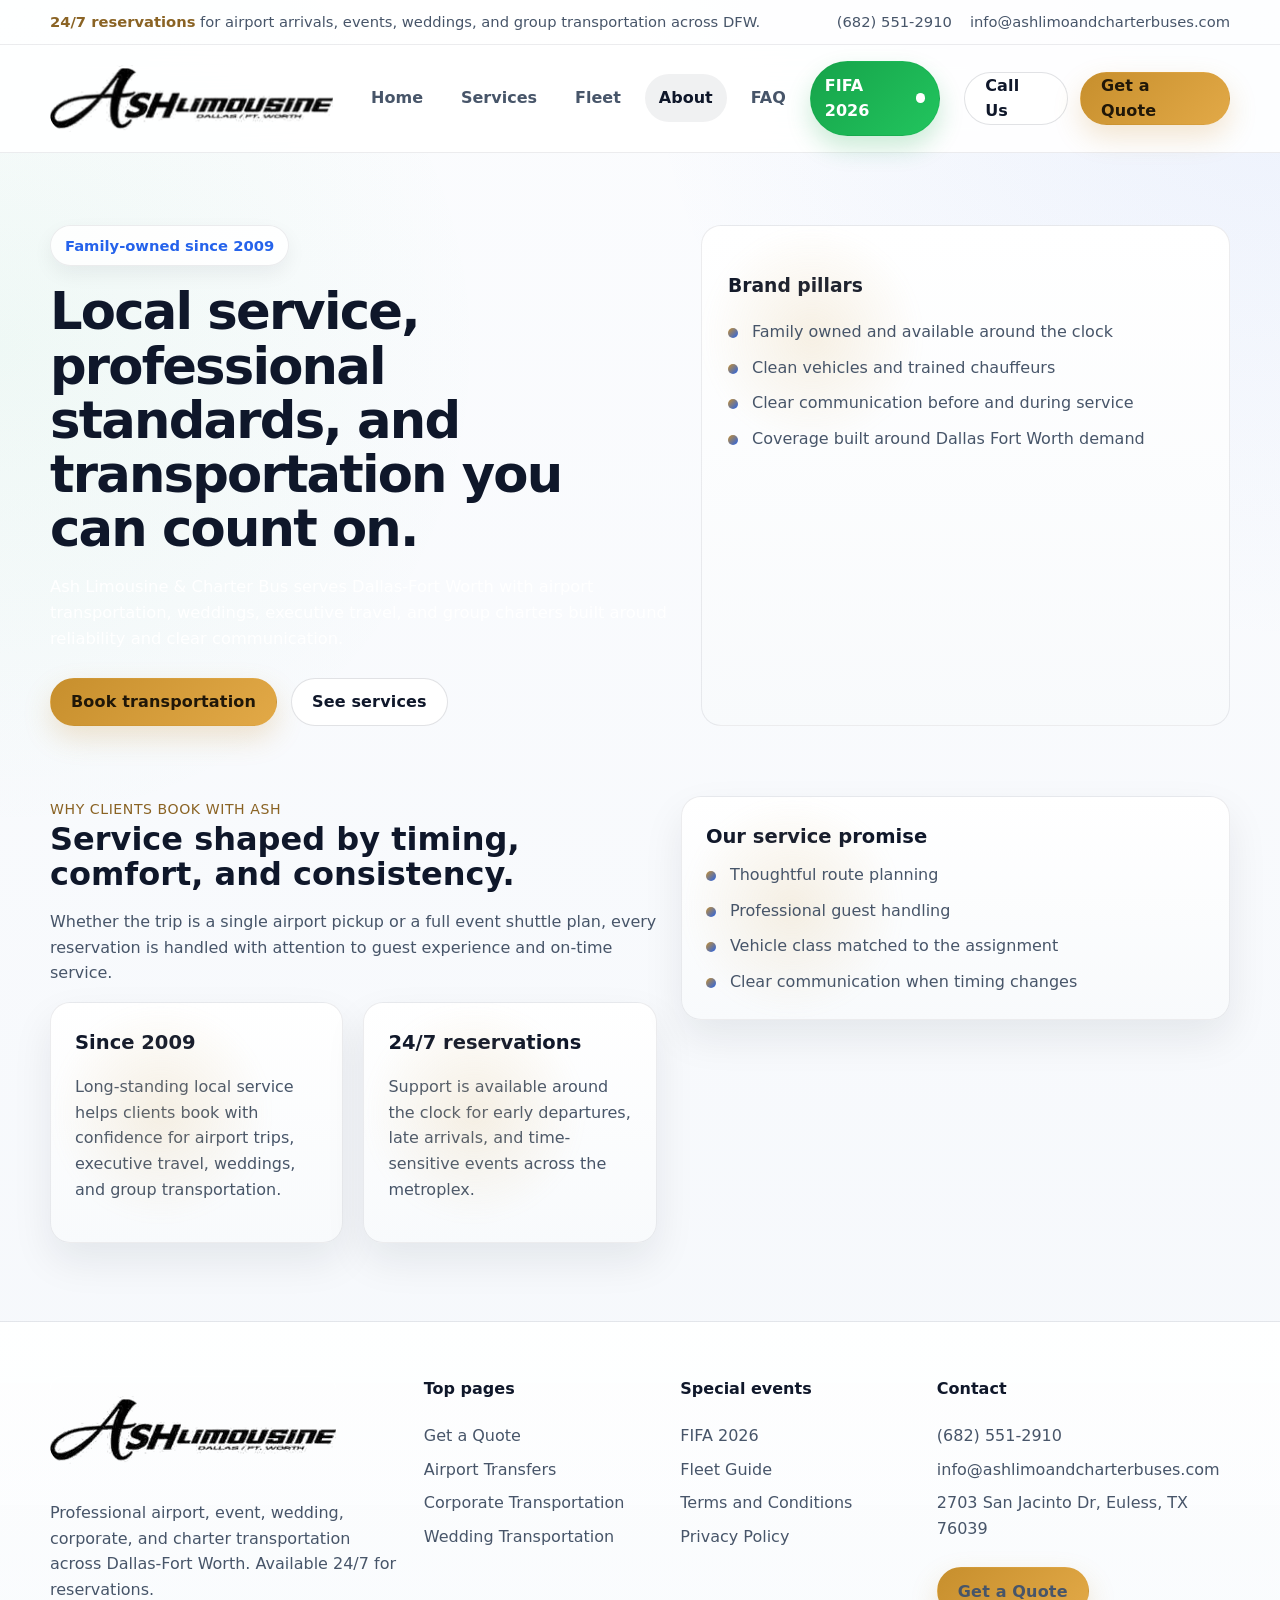
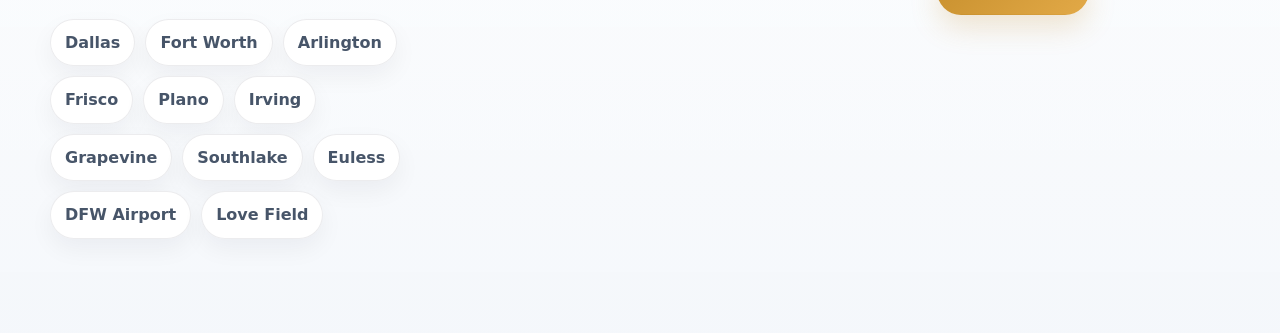
<file: about.html>
<!doctype html>
<html lang="en">
  <head>
    <meta charset="utf-8" />
    <meta name="viewport" content="width=device-width, initial-scale=1" />
    <title>About | Ash Limousine & Charter Bus</title>
    <meta
      name="description"
      content="Learn about Ash Limousine & Charter Bus, a family-owned transportation company serving Dallas-Fort Worth since 2009."
    />
    <meta name="theme-color" content="#f6f8fb" />
    <meta property="og:title" content="About | Ash Limousine & Charter Bus" />
    <meta
      property="og:description"
      content="Learn about Ash Limousine & Charter Bus, a family-owned transportation company serving Dallas-Fort Worth since 2009."
    />
    <meta property="og:type" content="website" />
    <link rel="icon" href="assets/brand-mark.svg" type="image/svg+xml" />
    <link rel="stylesheet" href="css/styles.css" />
    <script type="application/ld+json">
      {
        "@context": "https://schema.org",
        "@type": "TransportationService",
        "name": "Ash Limousine & Charter Bus",
        "url": "https://www.ashlimoandcharterbuses.com",
        "telephone": "+1-682-551-2910",
        "email": "info@ashlimoandcharterbuses.com",
        "address": {
          "@type": "PostalAddress",
          "streetAddress": "2703 San Jacinto Dr",
          "addressLocality": "Euless",
          "addressRegion": "TX",
          "postalCode": "76039",
          "addressCountry": "US"
        },
        "areaServed": [
          "Dallas",
          "Fort Worth",
          "Arlington",
          "Frisco",
          "Plano",
          "Irving",
          "DFW Airport",
          "Dallas Love Field"
        ],
        "serviceArea": "Dallas-Fort Worth metroplex",
        "openingHours": "Mo-Su 00:00-23:59"
      }
    </script>
  </head>
  <body class="theme-light">
    <a class="hide" href="#main">Skip to content</a>
    <div class="utility-bar">
      <div class="container">
        <div>
          <strong>24/7 reservations</strong> for airport arrivals, events,
          weddings, and group transportation across DFW.
        </div>
        <div class="utility-links">
          <a href="tel:+16825512910">(682) 551-2910</a>
          <a href="mailto:info@ashlimoandcharterbuses.com"
            >info@ashlimoandcharterbuses.com</a
          >
        </div>
      </div>
    </div>
    <header class="site-header">
      <div class="container">
        <a class="brand" href="index.html">
          <span class="brand-mark"
            ><img src="assets/site-logo.png" alt="Ash Limo brand mark"
          /></span>
        </a>
        <button class="nav-toggle" data-nav-toggle aria-label="Open navigation">
          Menu
        </button>
        <div class="nav-shell" data-nav-shell>
          <ul class="nav-menu">
            <li><a class="" href="index.html">Home</a></li>
            <li><a class="" href="services.html">Services</a></li>
            <li><a class="" href="fleet.html">Fleet</a></li>
            <li><a class="active" href="about.html">About</a></li>
            <li><a class="" href="faq.html">FAQ</a></li>
            <li><a class="nav-cta" href="fifa-2026.html">FIFA 2026</a></li>
          </ul>
        </div>
        <div class="header-actions">
          <a class="btn btn-secondary desktop-only" href="tel:+16825512910"
            >Call Us</a
          >
          <a class="btn btn-primary" href="quote.html">Get a Quote</a>
        </div>
      </div>
    </header>
    <main id="main">
      <section class="page-hero">
        <div class="container page-hero-grid">
          <div>
            <span class="eyebrow">Family-owned since 2009</span>
            <h1>
              Local service, professional standards, and transportation you can
              count on.
            </h1>
            <p class="lead">
              Ash Limousine &amp; Charter Bus serves Dallas-Fort Worth with
              airport transportation, weddings, executive travel, and group
              charters built around reliability and clear communication.
            </p>
            <div class="action-row">
              <a class="btn btn-primary" href="quote.html"
                >Book transportation</a
              >
              <a class="btn btn-secondary" href="services.html">See services</a>
            </div>
          </div>
          <aside class="page-hero-card">
            <h3>Brand pillars</h3>
            <ul>
              <li>Family owned and available around the clock</li>
              <li>Clean vehicles and trained chauffeurs</li>
              <li>Clear communication before and during service</li>
              <li>Coverage built around Dallas Fort Worth demand</li>
            </ul>
          </aside>
        </div>
      </section>

      <section class="section">
        <div class="container split">
          <div>
            <div class="kicker">Why clients book with Ash</div>
            <h2 class="section-title">
              Service shaped by timing, comfort, and consistency.
            </h2>
            <p class="section-copy">
              Whether the trip is a single airport pickup or a full event
              shuttle plan, every reservation is handled with attention to guest
              experience and on-time service.
            </p>
            <div class="grid grid-2">
              <article class="card">
                <h3>Since 2009</h3>
                <p>
                  Long-standing local service helps clients book with confidence
                  for airport trips, executive travel, weddings, and group
                  transportation.
                </p>
              </article>
              <article class="card">
                <h3>24/7 reservations</h3>
                <p>
                  Support is available around the clock for early departures,
                  late arrivals, and time-sensitive events across the metroplex.
                </p>
              </article>
            </div>
          </div>
          <aside class="card">
            <h3>Our service promise</h3>
            <ul class="feature-list">
              <li>Thoughtful route planning</li>
              <li>Professional guest handling</li>
              <li>Vehicle class matched to the assignment</li>
              <li>Clear communication when timing changes</li>
            </ul>
          </aside>
        </div>
      </section>
    </main>

    <footer class="footer">
      <div class="container footer-grid">
        <div>
          <a class="brand" href="index.html">
            <span class="brand-mark"
              ><img src="assets/site-logo.png" alt="Ash Limo brand mark"
            /></span>
          </a>
          <p>
            Professional airport, event, wedding, corporate, and charter
            transportation across Dallas-Fort Worth. Available 24/7 for
            reservations.
          </p>
          <div class="location-cloud">
            <span class="pill">Dallas</span><span class="pill">Fort Worth</span
            ><span class="pill">Arlington</span><span class="pill">Frisco</span
            ><span class="pill">Plano</span><span class="pill">Irving</span
            ><span class="pill">Grapevine</span
            ><span class="pill">Southlake</span><span class="pill">Euless</span
            ><span class="pill">DFW Airport</span
            ><span class="pill">Love Field</span>
          </div>
        </div>
        <div>
          <h4>Top pages</h4>
          <ul>
            <li><a href="quote.html">Get a Quote</a></li>
            <li><a href="airport-transfers.html">Airport Transfers</a></li>
            <li>
              <a href="corporate-transportation.html"
                >Corporate Transportation</a
              >
            </li>
            <li><a href="weddings.html">Wedding Transportation</a></li>
          </ul>
        </div>
        <div>
          <h4>Special events</h4>
          <ul>
            <li><a href="fifa-2026.html">FIFA 2026</a></li>
            <li><a href="fleet.html">Fleet Guide</a></li>
            <li><a href="terms.html">Terms and Conditions</a></li>
            <li><a href="privacy.html">Privacy Policy</a></li>
          </ul>
        </div>
        <div>
          <h4>Contact</h4>
          <ul>
            <li><a href="tel:+16825512910">(682) 551-2910</a></li>
            <li>
              <a href="mailto:info@ashlimoandcharterbuses.com"
                >info@ashlimoandcharterbuses.com</a
              >
            </li>
            <li>2703 San Jacinto Dr, Euless, TX 76039</li>
          </ul>
          <div class="action-row">
            <a class="btn btn-primary" href="quote.html">Get a Quote</a>
          </div>
        </div>
      </div>
    </footer>
    <div class="mobile-sticky">
      <a class="btn btn-secondary" href="tel:+16825512910">Call Now</a>
      <a class="btn btn-primary" href="quote.html">Quote</a>
    </div>

    <script src="js/app.js"></script>
  </body>
</html>
</file>
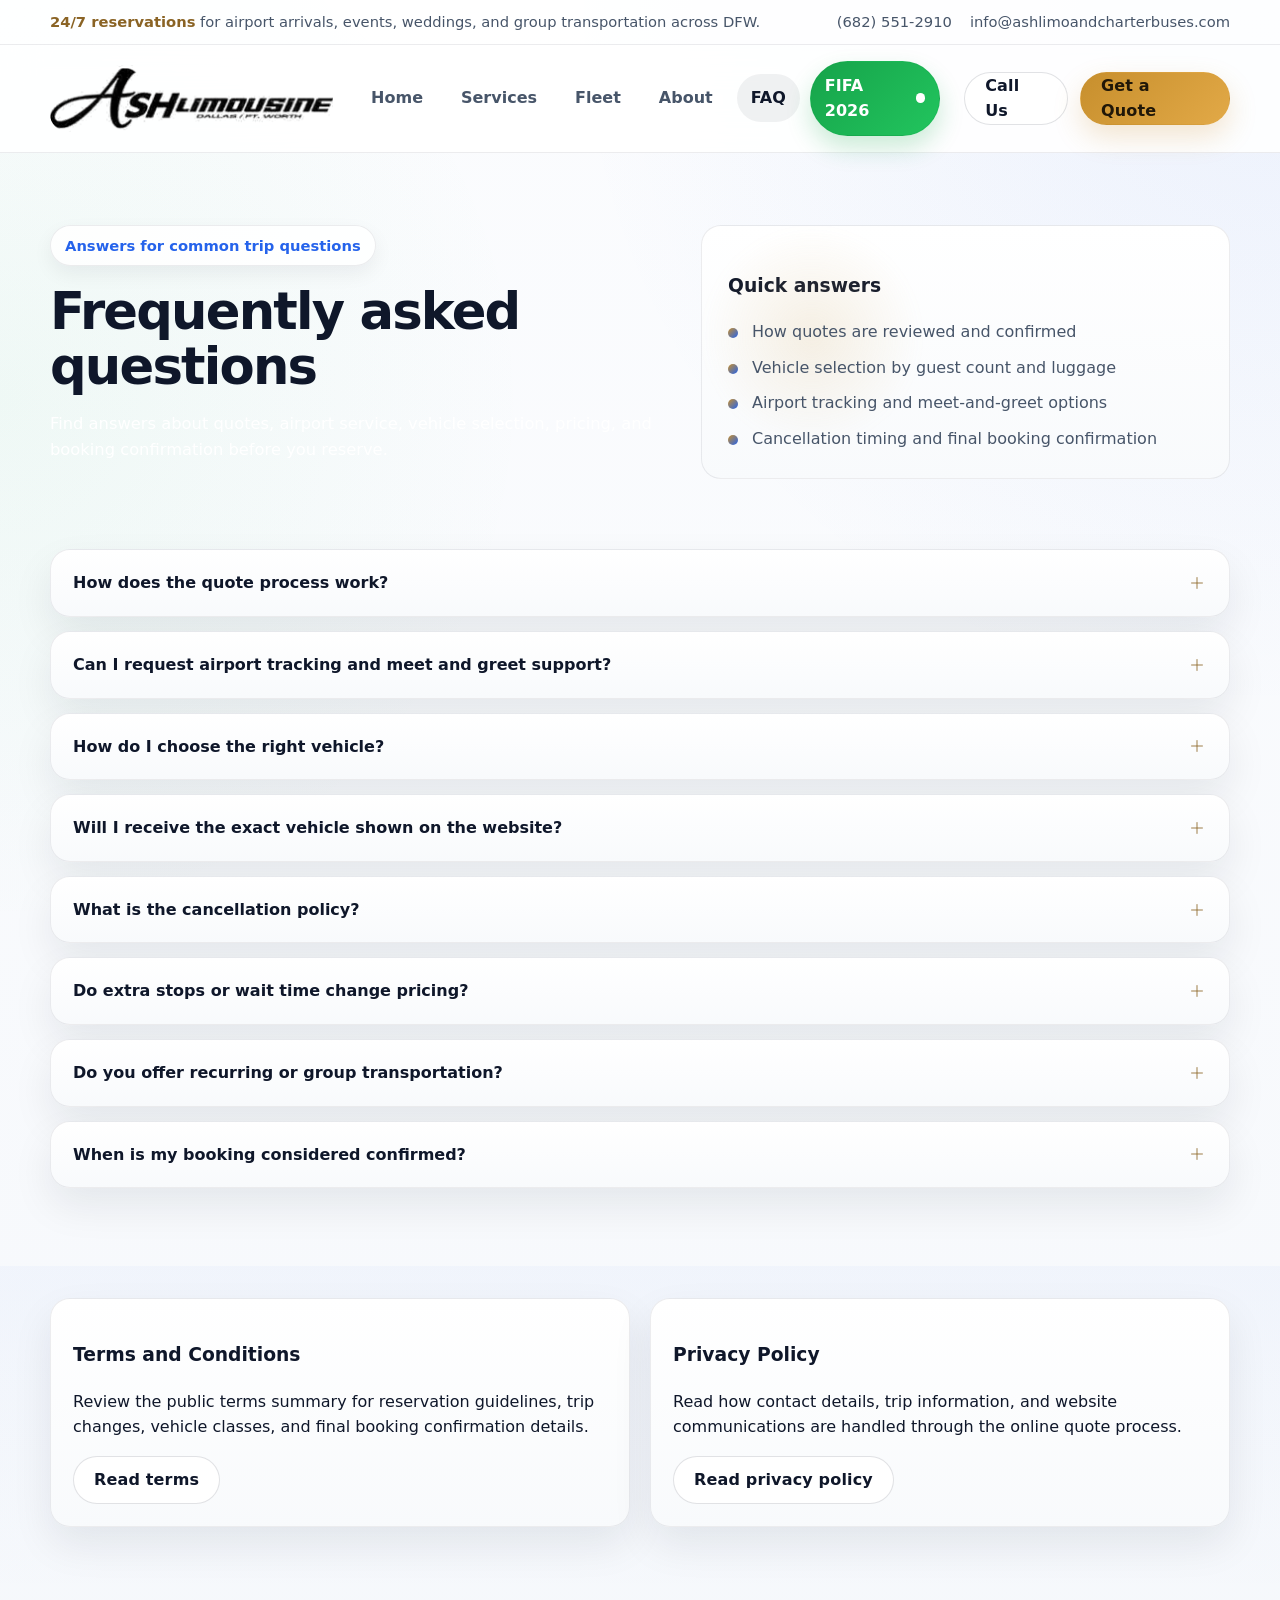
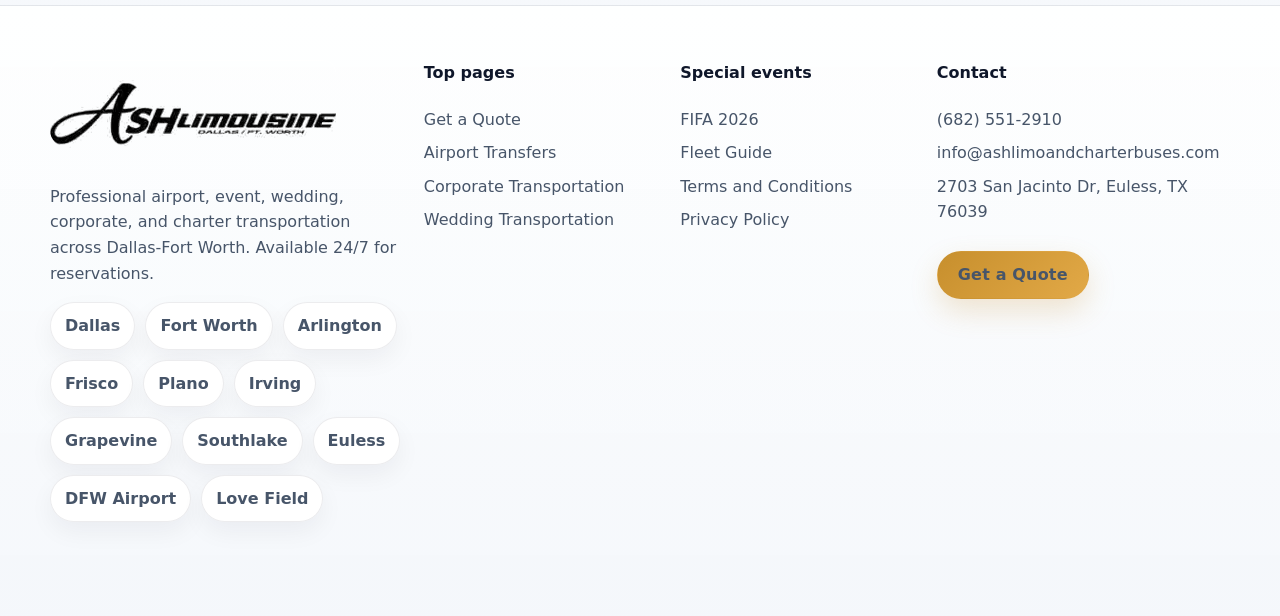
<file: faq.html>
<!doctype html>
<html lang="en">
  <head>
    <meta charset="utf-8" />
    <meta name="viewport" content="width=device-width, initial-scale=1" />
    <title>FAQ | Ash Limousine & Charter Bus</title>
    <meta
      name="description"
      content="Frequently asked questions about bookings, vehicles, airport service, cancellations, and trip planning."
    />
    <meta name="theme-color" content="#f6f8fb" />
    <meta property="og:title" content="FAQ | Ash Limousine & Charter Bus" />
    <meta
      property="og:description"
      content="Frequently asked questions about bookings, vehicles, airport service, cancellations, and trip planning."
    />
    <meta property="og:type" content="website" />
    <link rel="icon" href="assets/brand-mark.svg" type="image/svg+xml" />
    <link rel="stylesheet" href="css/styles.css" />
    <script type="application/ld+json">
      {
        "@context": "https://schema.org",
        "@type": "FAQPage",
        "mainEntity": [
          {
            "@type": "Question",
            "name": "How does the quote process work?",
            "acceptedAnswer": {
              "@type": "Answer",
              "text": "Share your service type, guest count, date, route, and contact details. The team will review your trip, recommend the right vehicle class, and confirm availability and pricing."
            }
          },
          {
            "@type": "Question",
            "name": "Can I request airport tracking and meet and greet support?",
            "acceptedAnswer": {
              "@type": "Answer",
              "text": "Yes. Airport transfers can include flight tracking, terminal planning, and optional meet and greet support for arrivals at DFW or Dallas Love Field."
            }
          },
          {
            "@type": "Question",
            "name": "How do I choose the right vehicle?",
            "acceptedAnswer": {
              "@type": "Answer",
              "text": "Start with guest count, luggage, and the style of trip. Sedans and SUVs work best for black car travel, Sprinters work well for small teams, and coaches are built for larger groups and event logistics."
            }
          },
          {
            "@type": "Question",
            "name": "Will I receive the exact vehicle shown on the website?",
            "acceptedAnswer": {
              "@type": "Answer",
              "text": "Vehicle images and layouts represent the booked class. Exact units may vary based on availability, but the confirmed quote and dispatch notes should always match the service level you booked."
            }
          },
          {
            "@type": "Question",
            "name": "What is the cancellation policy?",
            "acceptedAnswer": {
              "@type": "Answer",
              "text": "Cancellation terms vary by service type, vehicle class, timing, and supplier commitments. Your final quote or contract will list the exact policy for your reservation."
            }
          },
          {
            "@type": "Question",
            "name": "Do extra stops or wait time change pricing?",
            "acceptedAnswer": {
              "@type": "Answer",
              "text": "They can. Additional stops, extended wait time, route changes, and on-site coordination can affect final billing depending on the service you booked."
            }
          }
        ]
      }
    </script>
  </head>
  <body class="theme-light">
    <a class="hide" href="#main">Skip to content</a>
    <div class="utility-bar">
      <div class="container">
        <div>
          <strong>24/7 reservations</strong> for airport arrivals, events,
          weddings, and group transportation across DFW.
        </div>
        <div class="utility-links">
          <a href="tel:+16825512910">(682) 551-2910</a>
          <a href="mailto:info@ashlimoandcharterbuses.com"
            >info@ashlimoandcharterbuses.com</a
          >
        </div>
      </div>
    </div>
    <header class="site-header">
      <div class="container">
        <a class="brand" href="index.html">
          <span class="brand-mark"
            ><img src="assets/site-logo.png" alt="Ash Limo brand mark"
          /></span>
        </a>
        <button class="nav-toggle" data-nav-toggle aria-label="Open navigation">
          Menu
        </button>
        <div class="nav-shell" data-nav-shell>
          <ul class="nav-menu">
            <li><a class="" href="index.html">Home</a></li>
            <li><a class="" href="services.html">Services</a></li>
            <li><a class="" href="fleet.html">Fleet</a></li>
            <li><a class="" href="about.html">About</a></li>
            <li><a class="active" href="faq.html">FAQ</a></li>
            <li><a class="nav-cta" href="fifa-2026.html">FIFA 2026</a></li>
          </ul>
        </div>
        <div class="header-actions">
          <a class="btn btn-secondary desktop-only" href="tel:+16825512910"
            >Call Us</a
          >
          <a class="btn btn-primary" href="quote.html">Get a Quote</a>
        </div>
      </div>
    </header>
    <main id="main">
      <section class="page-hero">
        <div class="container page-hero-grid">
          <div>
            <span class="eyebrow">Answers for common trip questions</span>
            <h1>Frequently asked questions</h1>
            <p class="lead">
              Find answers about quotes, airport service, vehicle selection,
              pricing, and booking confirmation before you reserve.
            </p>
          </div>
          <aside class="page-hero-card">
            <h3>Quick answers</h3>
            <ul>
              <li>How quotes are reviewed and confirmed</li>
              <li>Vehicle selection by guest count and luggage</li>
              <li>Airport tracking and meet-and-greet options</li>
              <li>Cancellation timing and final booking confirmation</li>
            </ul>
          </aside>
        </div>
      </section>

      <section class="section">
        <div class="container">
          <div class="accordion-list">
            <article class="faq-item" data-category="booking">
              <button class="accordion-trigger" type="button">
                <span>How does the quote process work?</span>
                <svg viewBox="0 0 24 24" fill="none">
                  <path d="M12 5V19M5 12H19" />
                </svg>
              </button>
              <div class="accordion-panel">
                <div class="accordion-panel-inner">
                  <p>
                    Share your service type, guest count, date, route, and
                    contact details. The team will review your trip, recommend
                    the right vehicle class, and confirm availability and
                    pricing.
                  </p>
                </div>
              </div>
            </article>

            <article class="faq-item" data-category="booking">
              <button class="accordion-trigger" type="button">
                <span
                  >Can I request airport tracking and meet and greet
                  support?</span
                >
                <svg viewBox="0 0 24 24" fill="none">
                  <path d="M12 5V19M5 12H19" />
                </svg>
              </button>
              <div class="accordion-panel">
                <div class="accordion-panel-inner">
                  <p>
                    Yes. Airport transfers can include flight tracking, terminal
                    planning, and optional meet and greet support for arrivals
                    at DFW or Dallas Love Field.
                  </p>
                </div>
              </div>
            </article>

            <article class="faq-item" data-category="fleet">
              <button class="accordion-trigger" type="button">
                <span>How do I choose the right vehicle?</span>
                <svg viewBox="0 0 24 24" fill="none">
                  <path d="M12 5V19M5 12H19" />
                </svg>
              </button>
              <div class="accordion-panel">
                <div class="accordion-panel-inner">
                  <p>
                    Start with guest count, luggage, and the style of trip.
                    Sedans and SUVs work best for black car travel, Sprinters
                    work well for small teams, and coaches are built for larger
                    groups and event logistics.
                  </p>
                </div>
              </div>
            </article>

            <article class="faq-item" data-category="fleet">
              <button class="accordion-trigger" type="button">
                <span
                  >Will I receive the exact vehicle shown on the website?</span
                >
                <svg viewBox="0 0 24 24" fill="none">
                  <path d="M12 5V19M5 12H19" />
                </svg>
              </button>
              <div class="accordion-panel">
                <div class="accordion-panel-inner">
                  <p>
                    Vehicle images and layouts represent the booked class. Exact
                    units may vary based on availability, but the confirmed
                    quote and dispatch notes should always match the service
                    level you booked.
                  </p>
                </div>
              </div>
            </article>

            <article class="faq-item" data-category="policies">
              <button class="accordion-trigger" type="button">
                <span>What is the cancellation policy?</span>
                <svg viewBox="0 0 24 24" fill="none">
                  <path d="M12 5V19M5 12H19" />
                </svg>
              </button>
              <div class="accordion-panel">
                <div class="accordion-panel-inner">
                  <p>
                    Cancellation terms vary by service type, vehicle class,
                    timing, and supplier commitments. Your final quote or
                    contract will list the exact policy for your reservation.
                  </p>
                </div>
              </div>
            </article>

            <article class="faq-item" data-category="policies">
              <button class="accordion-trigger" type="button">
                <span>Do extra stops or wait time change pricing?</span>
                <svg viewBox="0 0 24 24" fill="none">
                  <path d="M12 5V19M5 12H19" />
                </svg>
              </button>
              <div class="accordion-panel">
                <div class="accordion-panel-inner">
                  <p>
                    They can. Additional stops, extended wait time, route
                    changes, and on-site coordination can affect final billing
                    depending on the service you booked.
                  </p>
                </div>
              </div>
            </article>

            <article class="faq-item" data-category="booking">
              <button class="accordion-trigger" type="button">
                <span>Do you offer recurring or group transportation?</span>
                <svg viewBox="0 0 24 24" fill="none">
                  <path d="M12 5V19M5 12H19" />
                </svg>
              </button>
              <div class="accordion-panel">
                <div class="accordion-panel-inner">
                  <p>
                    Yes. Ash handles recurring shuttles, corporate programs,
                    event loops, and larger group transportation using
                    sprinters, mini coaches, and charter buses.
                  </p>
                </div>
              </div>
            </article>

            <article class="faq-item" data-category="policies">
              <button class="accordion-trigger" type="button">
                <span>When is my booking considered confirmed?</span>
                <svg viewBox="0 0 24 24" fill="none">
                  <path d="M12 5V19M5 12H19" />
                </svg>
              </button>
              <div class="accordion-panel">
                <div class="accordion-panel-inner">
                  <p>
                    A reservation should be treated as confirmed only after
                    written acceptance of the quote and any required deposit or
                    contract steps are completed.
                  </p>
                </div>
              </div>
            </article>
          </div>
        </div>
      </section>

      <section class="section section-light">
        <div class="container grid grid-2">
          <article class="policy-card">
            <h3>Terms and Conditions</h3>
            <p>
              Review the public terms summary for reservation guidelines, trip
              changes, vehicle classes, and final booking confirmation details.
            </p>
            <a class="btn btn-secondary" href="terms.html">Read terms</a>
          </article>
          <article class="policy-card">
            <h3>Privacy Policy</h3>
            <p>
              Read how contact details, trip information, and website
              communications are handled through the online quote process.
            </p>
            <a class="btn btn-secondary" href="privacy.html"
              >Read privacy policy</a
            >
          </article>
        </div>
      </section>
    </main>

    <footer class="footer">
      <div class="container footer-grid">
        <div>
          <a class="brand" href="index.html">
            <span class="brand-mark"
              ><img src="assets/site-logo.png" alt="Ash Limo brand mark"
            /></span>
          </a>
          <p>
            Professional airport, event, wedding, corporate, and charter
            transportation across Dallas-Fort Worth. Available 24/7 for
            reservations.
          </p>
          <div class="location-cloud">
            <span class="pill">Dallas</span><span class="pill">Fort Worth</span
            ><span class="pill">Arlington</span><span class="pill">Frisco</span
            ><span class="pill">Plano</span><span class="pill">Irving</span
            ><span class="pill">Grapevine</span
            ><span class="pill">Southlake</span><span class="pill">Euless</span
            ><span class="pill">DFW Airport</span
            ><span class="pill">Love Field</span>
          </div>
        </div>
        <div>
          <h4>Top pages</h4>
          <ul>
            <li><a href="quote.html">Get a Quote</a></li>
            <li><a href="airport-transfers.html">Airport Transfers</a></li>
            <li>
              <a href="corporate-transportation.html"
                >Corporate Transportation</a
              >
            </li>
            <li><a href="weddings.html">Wedding Transportation</a></li>
          </ul>
        </div>
        <div>
          <h4>Special events</h4>
          <ul>
            <li><a href="fifa-2026.html">FIFA 2026</a></li>
            <li><a href="fleet.html">Fleet Guide</a></li>
            <li><a href="terms.html">Terms and Conditions</a></li>
            <li><a href="privacy.html">Privacy Policy</a></li>
          </ul>
        </div>
        <div>
          <h4>Contact</h4>
          <ul>
            <li><a href="tel:+16825512910">(682) 551-2910</a></li>
            <li>
              <a href="mailto:info@ashlimoandcharterbuses.com"
                >info@ashlimoandcharterbuses.com</a
              >
            </li>
            <li>2703 San Jacinto Dr, Euless, TX 76039</li>
          </ul>
          <div class="action-row">
            <a class="btn btn-primary" href="quote.html">Get a Quote</a>
          </div>
        </div>
      </div>
    </footer>
    <div class="mobile-sticky">
      <a class="btn btn-secondary" href="tel:+16825512910">Call Now</a>
      <a class="btn btn-primary" href="quote.html">Quote</a>
    </div>

    <script src="js/app.js"></script>
  </body>
</html>
</file>
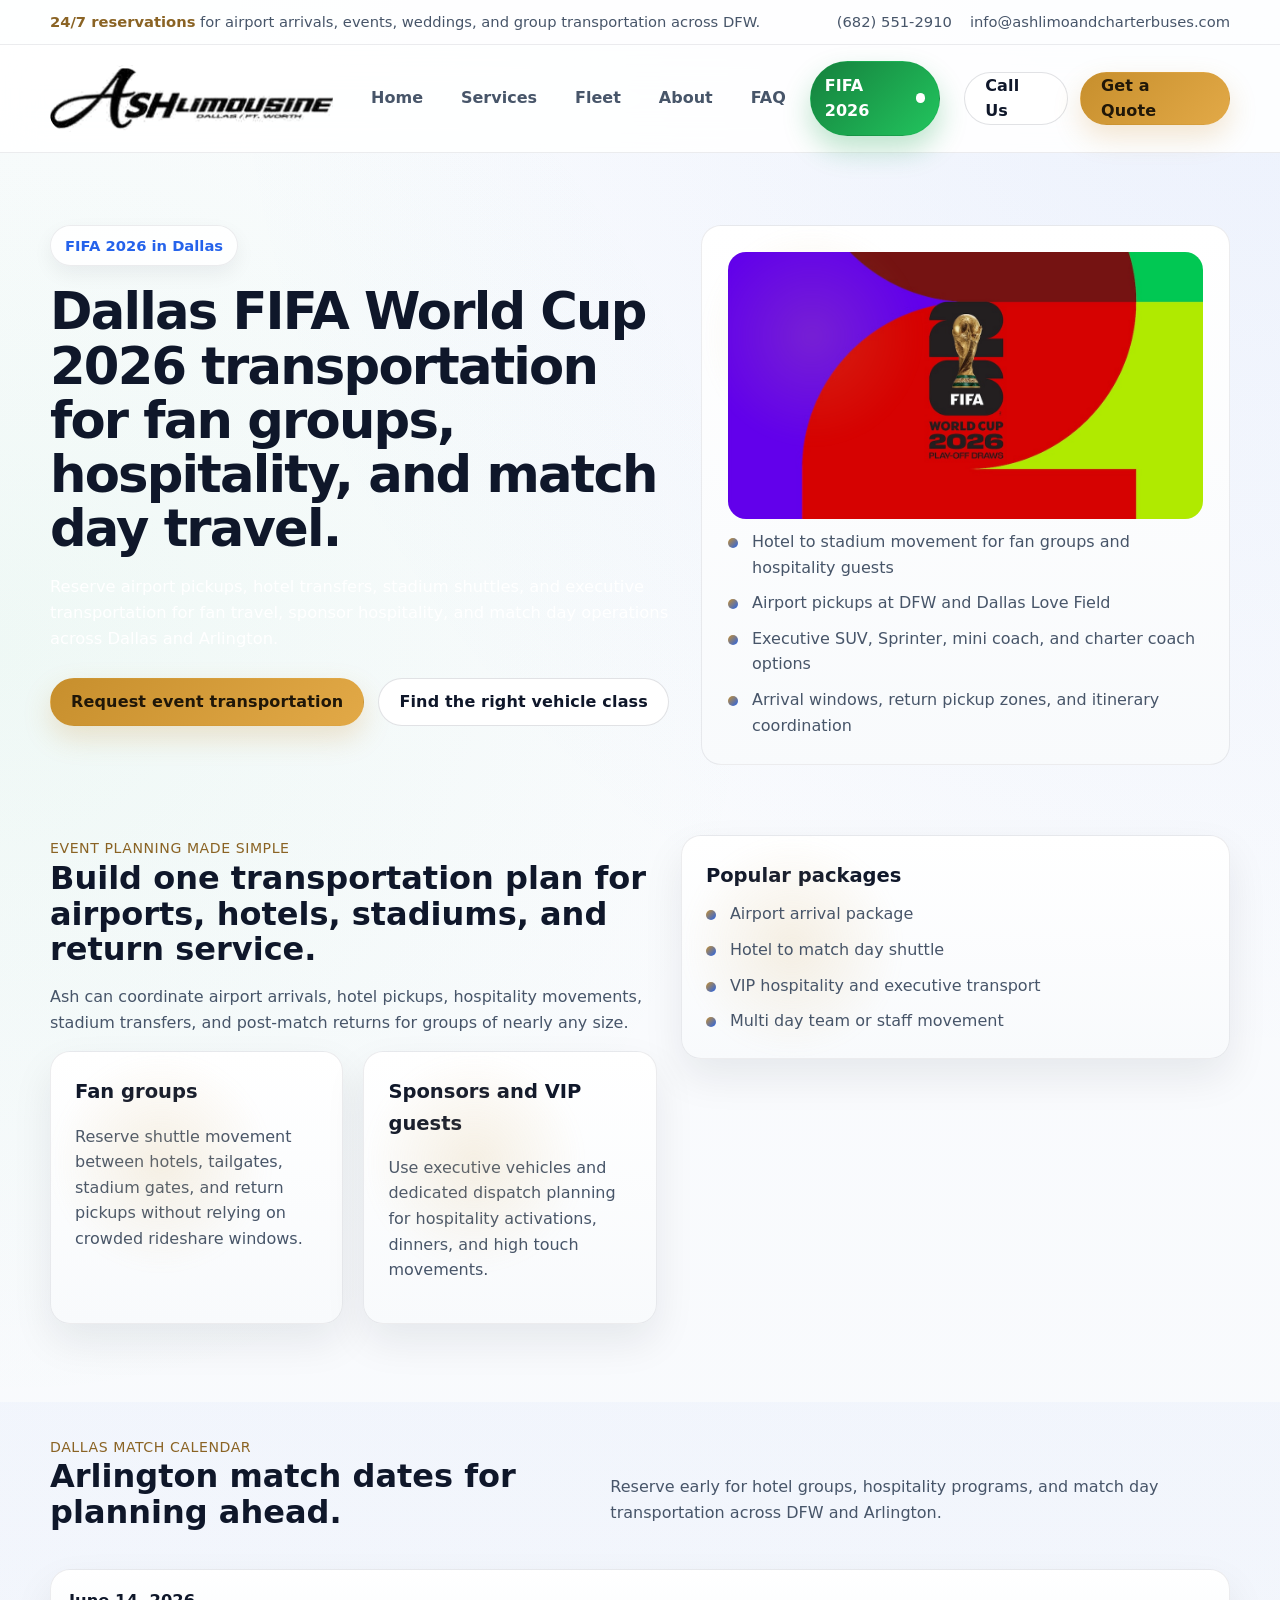
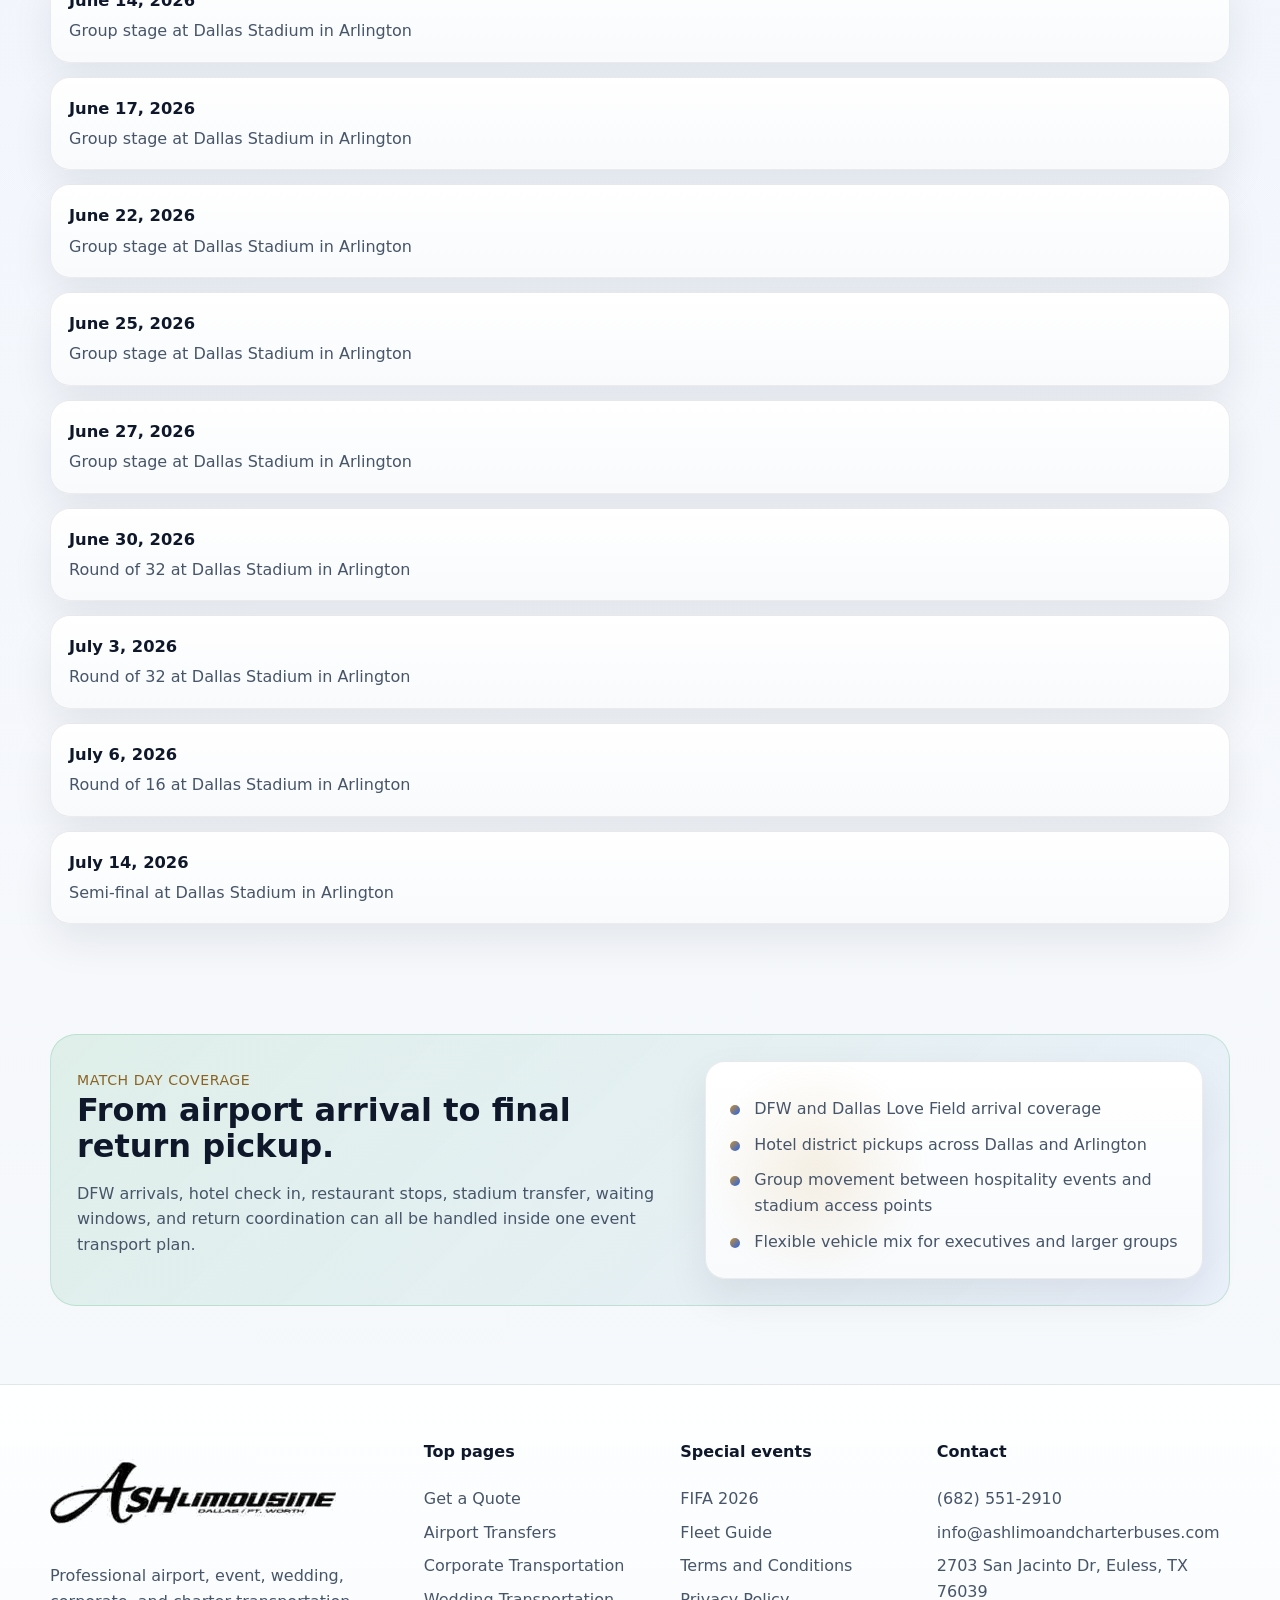
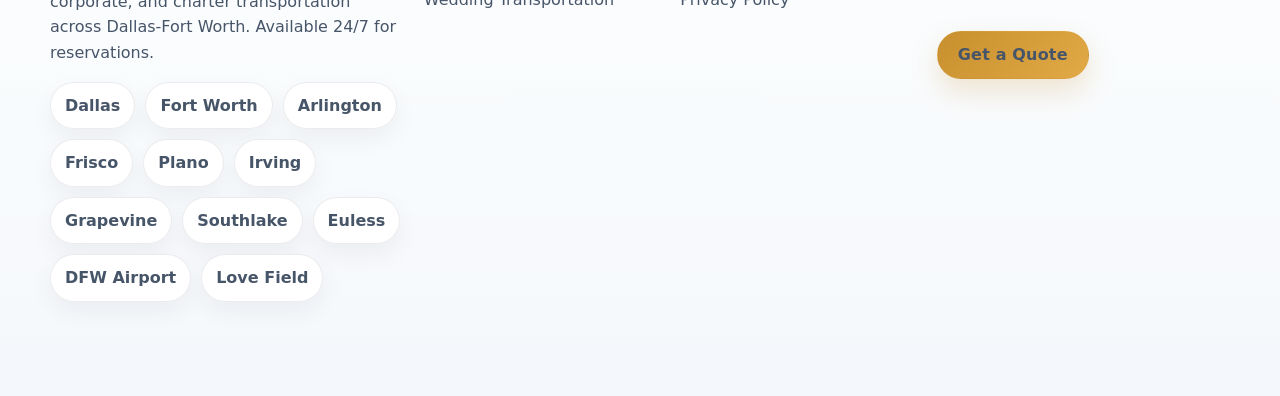
<file: fifa-2026.html>
<!doctype html>
<html lang="en">
  <head>
    <meta charset="utf-8" />
    <meta name="viewport" content="width=device-width, initial-scale=1" />
    <title>FIFA 2026 Transportation | Ash Limousine & Charter Bus</title>
    <meta
      name="description"
      content="FIFA World Cup 2026 transportation in Dallas for fan groups, sponsors, hotels, airport arrivals, and match day shuttles."
    />
    <meta name="theme-color" content="#f6f8fb" />
    <meta
      property="og:title"
      content="FIFA 2026 Transportation | Ash Limousine & Charter Bus"
    />
    <meta
      property="og:description"
      content="FIFA World Cup 2026 transportation in Dallas for fan groups, sponsors, hotels, airport arrivals, and match day shuttles."
    />
    <meta property="og:type" content="website" />
    <link rel="icon" href="assets/brand-mark.svg" type="image/svg+xml" />
    <link rel="stylesheet" href="css/styles.css" />
    <script type="application/ld+json">
      {
        "@context": "https://schema.org",
        "@type": "TransportationService",
        "name": "Ash Limousine & Charter Bus",
        "url": "https://www.ashlimoandcharterbuses.com",
        "telephone": "+1-682-551-2910",
        "email": "info@ashlimoandcharterbuses.com",
        "address": {
          "@type": "PostalAddress",
          "streetAddress": "2703 San Jacinto Dr",
          "addressLocality": "Euless",
          "addressRegion": "TX",
          "postalCode": "76039",
          "addressCountry": "US"
        },
        "areaServed": [
          "Dallas",
          "Fort Worth",
          "Arlington",
          "Frisco",
          "Plano",
          "Irving",
          "DFW Airport",
          "Dallas Love Field"
        ],
        "serviceArea": "Dallas-Fort Worth metroplex",
        "openingHours": "Mo-Su 00:00-23:59"
      }
    </script>
  </head>
  <body class="theme-light">
    <a class="hide" href="#main">Skip to content</a>
    <div class="utility-bar">
      <div class="container">
        <div>
          <strong>24/7 reservations</strong> for airport arrivals, events,
          weddings, and group transportation across DFW.
        </div>
        <div class="utility-links">
          <a href="tel:+16825512910">(682) 551-2910</a>
          <a href="mailto:info@ashlimoandcharterbuses.com"
            >info@ashlimoandcharterbuses.com</a
          >
        </div>
      </div>
    </div>
    <header class="site-header">
      <div class="container">
        <a class="brand" href="index.html">
          <span class="brand-mark"
            ><img src="assets/site-logo.png" alt="Ash Limo brand mark"
          /></span>
        </a>
        <button class="nav-toggle" data-nav-toggle aria-label="Open navigation">
          Menu
        </button>
        <div class="nav-shell" data-nav-shell>
          <ul class="nav-menu">
            <li><a class="" href="index.html">Home</a></li>
            <li><a class="" href="services.html">Services</a></li>
            <li><a class="" href="fleet.html">Fleet</a></li>
            <li><a class="" href="about.html">About</a></li>
            <li><a class="" href="faq.html">FAQ</a></li>
            <li>
              <a class="active nav-cta" href="fifa-2026.html">FIFA 2026</a>
            </li>
          </ul>
        </div>
        <div class="header-actions">
          <a class="btn btn-secondary desktop-only" href="tel:+16825512910"
            >Call Us</a
          >
          <a class="btn btn-primary" href="quote.html">Get a Quote</a>
        </div>
      </div>
    </header>
    <main id="main">
      <section class="page-hero">
        <div class="container page-hero-grid">
          <div>
            <span class="eyebrow">FIFA 2026 in Dallas</span>
            <h1>
              Dallas FIFA World Cup 2026 transportation for fan groups,
              hospitality, and match day travel.
            </h1>
            <p class="lead">
              Reserve airport pickups, hotel transfers, stadium shuttles, and
              executive transportation for fan travel, sponsor hospitality, and
              match day operations across Dallas and Arlington.
            </p>
            <div class="action-row">
              <a class="btn btn-primary" href="quote.html?service=fifa"
                >Request event transportation</a
              >
              <a class="btn btn-secondary" href="fleet.html"
                >Find the right vehicle class</a
              >
            </div>
          </div>
          <aside class="page-hero-card">
            <img
              src="assets/fifa-26.jpg"
              alt="Event and stadium transportation"
            />
            <ul>
              <li>
                Hotel to stadium movement for fan groups and hospitality guests
              </li>
              <li>Airport pickups at DFW and Dallas Love Field</li>
              <li>
                Executive SUV, Sprinter, mini coach, and charter coach options
              </li>
              <li>
                Arrival windows, return pickup zones, and itinerary coordination
              </li>
            </ul>
          </aside>
        </div>
      </section>

      <section class="section">
        <div class="container split">
          <div>
            <div class="kicker">Event planning made simple</div>
            <h2 class="section-title">
              Build one transportation plan for airports, hotels, stadiums, and
              return service.
            </h2>
            <p class="section-copy">
              Ash can coordinate airport arrivals, hotel pickups, hospitality
              movements, stadium transfers, and post-match returns for groups of
              nearly any size.
            </p>
            <div class="grid grid-2">
              <article class="card">
                <h3>Fan groups</h3>
                <p>
                  Reserve shuttle movement between hotels, tailgates, stadium
                  gates, and return pickups without relying on crowded rideshare
                  windows.
                </p>
              </article>
              <article class="card">
                <h3>Sponsors and VIP guests</h3>
                <p>
                  Use executive vehicles and dedicated dispatch planning for
                  hospitality activations, dinners, and high touch movements.
                </p>
              </article>
            </div>
          </div>
          <aside class="card">
            <h3>Popular packages</h3>
            <ul class="feature-list">
              <li>Airport arrival package</li>
              <li>Hotel to match day shuttle</li>
              <li>VIP hospitality and executive transport</li>
              <li>Multi day team or staff movement</li>
            </ul>
          </aside>
        </div>
      </section>

      <section class="section section-light">
        <div class="container">
          <div class="section-top">
            <div>
              <div class="kicker">Dallas match calendar</div>
              <h2 class="section-title">
                Arlington match dates for planning ahead.
              </h2>
            </div>
            <p class="section-copy">
              Reserve early for hotel groups, hospitality programs, and match
              day transportation across DFW and Arlington.
            </p>
          </div>
          <div class="timeline">
            <article class="timeline-item">
              <strong>June 14, 2026</strong
              ><span class="muted"
                >Group stage at Dallas Stadium in Arlington</span
              >
            </article>
            <article class="timeline-item">
              <strong>June 17, 2026</strong
              ><span class="muted"
                >Group stage at Dallas Stadium in Arlington</span
              >
            </article>
            <article class="timeline-item">
              <strong>June 22, 2026</strong
              ><span class="muted"
                >Group stage at Dallas Stadium in Arlington</span
              >
            </article>
            <article class="timeline-item">
              <strong>June 25, 2026</strong
              ><span class="muted"
                >Group stage at Dallas Stadium in Arlington</span
              >
            </article>
            <article class="timeline-item">
              <strong>June 27, 2026</strong
              ><span class="muted"
                >Group stage at Dallas Stadium in Arlington</span
              >
            </article>
            <article class="timeline-item">
              <strong>June 30, 2026</strong
              ><span class="muted"
                >Round of 32 at Dallas Stadium in Arlington</span
              >
            </article>
            <article class="timeline-item">
              <strong>July 3, 2026</strong
              ><span class="muted"
                >Round of 32 at Dallas Stadium in Arlington</span
              >
            </article>
            <article class="timeline-item">
              <strong>July 6, 2026</strong
              ><span class="muted"
                >Round of 16 at Dallas Stadium in Arlington</span
              >
            </article>
            <article class="timeline-item">
              <strong>July 14, 2026</strong
              ><span class="muted"
                >Semi-final at Dallas Stadium in Arlington</span
              >
            </article>
          </div>
        </div>
      </section>

      <section class="section">
        <div class="container banner">
          <div class="banner-grid">
            <div>
              <div class="kicker">Match day coverage</div>
              <h2 class="section-title">
                From airport arrival to final return pickup.
              </h2>
              <p class="section-copy">
                DFW arrivals, hotel check in, restaurant stops, stadium
                transfer, waiting windows, and return coordination can all be
                handled inside one event transport plan.
              </p>
            </div>
            <div class="card">
              <ul class="feature-list">
                <li>DFW and Dallas Love Field arrival coverage</li>
                <li>Hotel district pickups across Dallas and Arlington</li>
                <li>
                  Group movement between hospitality events and stadium access
                  points
                </li>
                <li>Flexible vehicle mix for executives and larger groups</li>
              </ul>
            </div>
          </div>
        </div>
      </section>
    </main>

    <footer class="footer">
      <div class="container footer-grid">
        <div>
          <a class="brand" href="index.html">
            <span class="brand-mark"
              ><img src="assets/site-logo.png" alt="Ash Limo brand mark"
            /></span>
          </a>
          <p>
            Professional airport, event, wedding, corporate, and charter
            transportation across Dallas-Fort Worth. Available 24/7 for
            reservations.
          </p>
          <div class="location-cloud">
            <span class="pill">Dallas</span><span class="pill">Fort Worth</span
            ><span class="pill">Arlington</span><span class="pill">Frisco</span
            ><span class="pill">Plano</span><span class="pill">Irving</span
            ><span class="pill">Grapevine</span
            ><span class="pill">Southlake</span><span class="pill">Euless</span
            ><span class="pill">DFW Airport</span
            ><span class="pill">Love Field</span>
          </div>
        </div>
        <div>
          <h4>Top pages</h4>
          <ul>
            <li><a href="quote.html">Get a Quote</a></li>
            <li><a href="airport-transfers.html">Airport Transfers</a></li>
            <li>
              <a href="corporate-transportation.html"
                >Corporate Transportation</a
              >
            </li>
            <li><a href="weddings.html">Wedding Transportation</a></li>
          </ul>
        </div>
        <div>
          <h4>Special events</h4>
          <ul>
            <li><a href="fifa-2026.html">FIFA 2026</a></li>
            <li><a href="fleet.html">Fleet Guide</a></li>
            <li><a href="terms.html">Terms and Conditions</a></li>
            <li><a href="privacy.html">Privacy Policy</a></li>
          </ul>
        </div>
        <div>
          <h4>Contact</h4>
          <ul>
            <li><a href="tel:+16825512910">(682) 551-2910</a></li>
            <li>
              <a href="mailto:info@ashlimoandcharterbuses.com"
                >info@ashlimoandcharterbuses.com</a
              >
            </li>
            <li>2703 San Jacinto Dr, Euless, TX 76039</li>
          </ul>
          <div class="action-row">
            <a class="btn btn-primary" href="quote.html">Get a Quote</a>
          </div>
        </div>
      </div>
    </footer>
    <div class="mobile-sticky">
      <a class="btn btn-secondary" href="tel:+16825512910">Call Now</a>
      <a class="btn btn-primary" href="quote.html">Quote</a>
    </div>

    <script src="js/app.js"></script>
  </body>
</html>
</file>
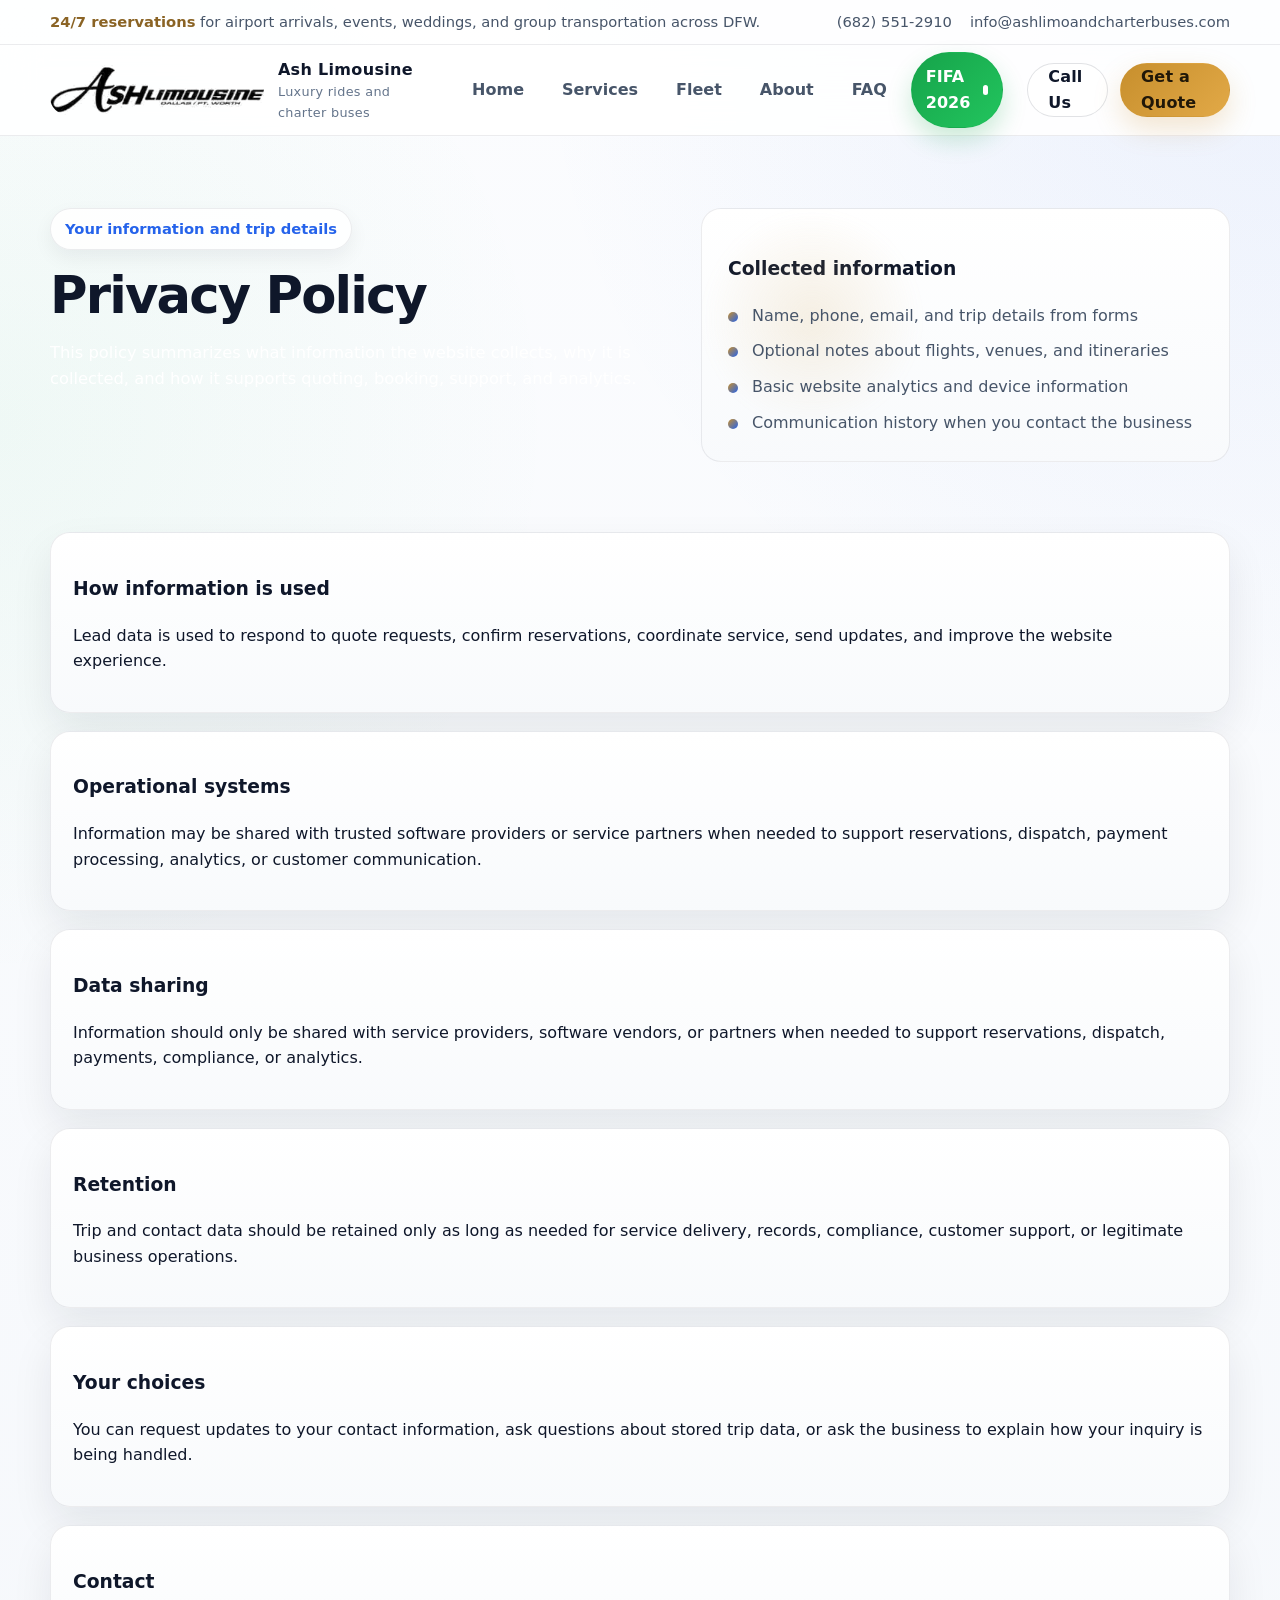
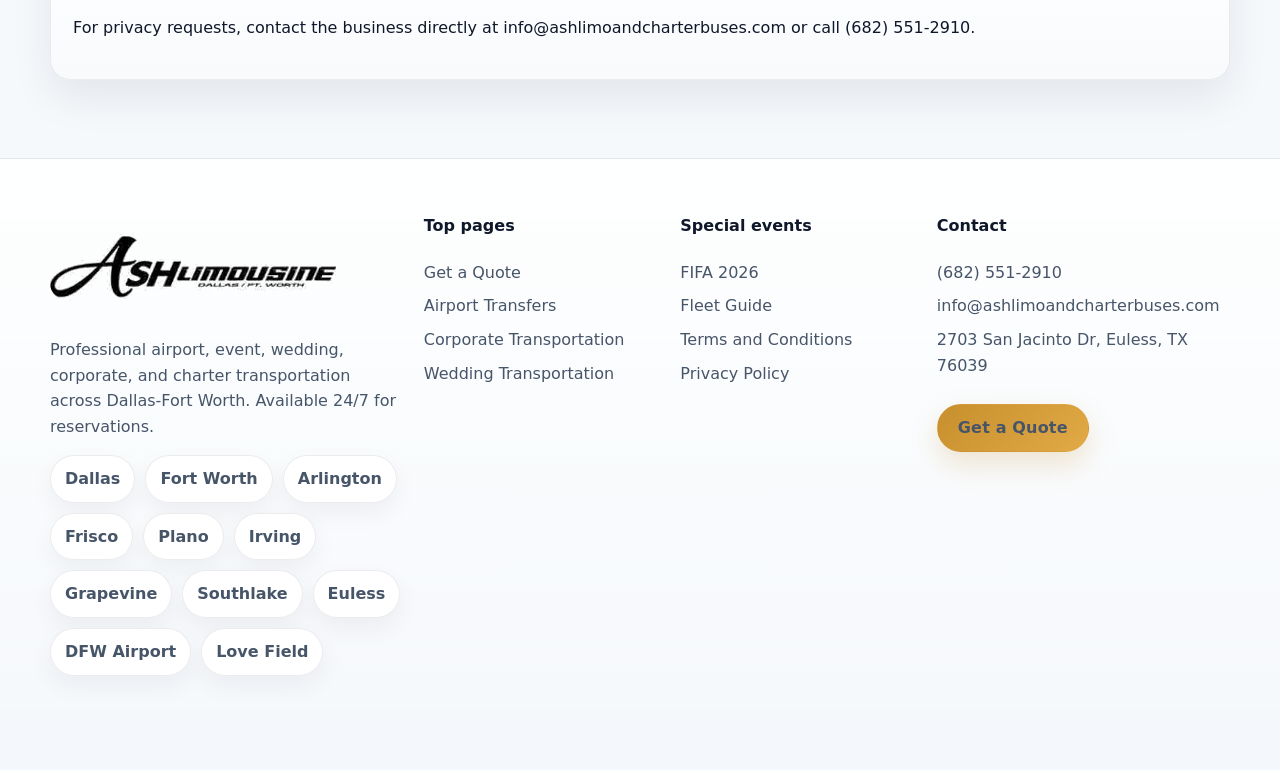
<file: privacy.html>
<!doctype html>
<html lang="en">
  <head>
    <meta charset="utf-8" />
    <meta name="viewport" content="width=device-width, initial-scale=1" />
    <title>Privacy Policy | Ash Limousine & Charter Bus</title>
    <meta
      name="description"
      content="Privacy policy for quote requests, trip inquiries, bookings, and website communications."
    />
    <meta name="theme-color" content="#f6f8fb" />
    <meta
      property="og:title"
      content="Privacy Policy | Ash Limousine & Charter Bus"
    />
    <meta
      property="og:description"
      content="Privacy policy for quote requests, trip inquiries, bookings, and website communications."
    />
    <meta property="og:type" content="website" />
    <link rel="icon" href="assets/brand-mark.svg" type="image/svg+xml" />
    <link rel="stylesheet" href="css/styles.css" />
    <script type="application/ld+json">
      {
        "@context": "https://schema.org",
        "@type": "TransportationService",
        "name": "Ash Limousine & Charter Bus",
        "url": "https://www.ashlimoandcharterbuses.com",
        "telephone": "+1-682-551-2910",
        "email": "info@ashlimoandcharterbuses.com",
        "address": {
          "@type": "PostalAddress",
          "streetAddress": "2703 San Jacinto Dr",
          "addressLocality": "Euless",
          "addressRegion": "TX",
          "postalCode": "76039",
          "addressCountry": "US"
        },
        "areaServed": [
          "Dallas",
          "Fort Worth",
          "Arlington",
          "Frisco",
          "Plano",
          "Irving",
          "DFW Airport",
          "Dallas Love Field"
        ],
        "serviceArea": "Dallas-Fort Worth metroplex",
        "openingHours": "Mo-Su 00:00-23:59"
      }
    </script>
  </head>
  <body class="theme-light">
    <a class="hide" href="#main">Skip to content</a>
    <div class="utility-bar">
      <div class="container">
        <div>
          <strong>24/7 reservations</strong> for airport arrivals, events,
          weddings, and group transportation across DFW.
        </div>
        <div class="utility-links">
          <a href="tel:+16825512910">(682) 551-2910</a>
          <a href="mailto:info@ashlimoandcharterbuses.com"
            >info@ashlimoandcharterbuses.com</a
          >
        </div>
      </div>
    </div>
    <header class="site-header">
      <div class="container">
        <a class="brand" href="index.html">
          <span class="brand-mark"
            ><img src="assets/site-logo.png" alt="Ash Limo brand mark"
          /></span>
          <span class="brand-copy">
            <span class="brand-title">Ash Limousine</span>
            <span class="brand-subtitle">Luxury rides and charter buses</span>
          </span>
        </a>
        <button class="nav-toggle" data-nav-toggle aria-label="Open navigation">
          Menu
        </button>
        <div class="nav-shell" data-nav-shell>
          <ul class="nav-menu">
            <li><a class="" href="index.html">Home</a></li>
            <li><a class="" href="services.html">Services</a></li>
            <li><a class="" href="fleet.html">Fleet</a></li>
            <li><a class="" href="about.html">About</a></li>
            <li><a class="" href="faq.html">FAQ</a></li>
            <li><a class="nav-cta" href="fifa-2026.html">FIFA 2026</a></li>
          </ul>
        </div>
        <div class="header-actions">
          <a class="btn btn-secondary desktop-only" href="tel:+16825512910"
            >Call Us</a
          >
          <a class="btn btn-primary" href="quote.html">Get a Quote</a>
        </div>
      </div>
    </header>
    <main id="main">
      <section class="page-hero">
        <div class="container page-hero-grid">
          <div>
            <span class="eyebrow">Your information and trip details</span>
            <h1>Privacy Policy</h1>
            <p class="lead">
              This policy summarizes what information the website collects, why
              it is collected, and how it supports quoting, booking, support,
              and analytics.
            </p>
          </div>
          <aside class="page-hero-card">
            <h3>Collected information</h3>
            <ul>
              <li>Name, phone, email, and trip details from forms</li>
              <li>Optional notes about flights, venues, and itineraries</li>
              <li>Basic website analytics and device information</li>
              <li>Communication history when you contact the business</li>
            </ul>
          </aside>
        </div>
      </section>

      <section class="section">
        <div class="container policy-grid">
          <article class="policy-card">
            <h3>How information is used</h3>
            <p>
              Lead data is used to respond to quote requests, confirm
              reservations, coordinate service, send updates, and improve the
              website experience.
            </p>
          </article>
          <article class="policy-card">
            <h3>Operational systems</h3>
            <p>
              Information may be shared with trusted software providers or
              service partners when needed to support reservations, dispatch,
              payment processing, analytics, or customer communication.
            </p>
          </article>
          <article class="policy-card">
            <h3>Data sharing</h3>
            <p>
              Information should only be shared with service providers, software
              vendors, or partners when needed to support reservations,
              dispatch, payments, compliance, or analytics.
            </p>
          </article>
          <article class="policy-card">
            <h3>Retention</h3>
            <p>
              Trip and contact data should be retained only as long as needed
              for service delivery, records, compliance, customer support, or
              legitimate business operations.
            </p>
          </article>
          <article class="policy-card">
            <h3>Your choices</h3>
            <p>
              You can request updates to your contact information, ask questions
              about stored trip data, or ask the business to explain how your
              inquiry is being handled.
            </p>
          </article>
          <article class="policy-card">
            <h3>Contact</h3>
            <p>
              For privacy requests, contact the business directly at
              info@ashlimoandcharterbuses.com or call (682) 551-2910.
            </p>
          </article>
        </div>
      </section>
    </main>

    <footer class="footer">
      <div class="container footer-grid">
        <div>
          <a class="brand" href="index.html">
            <span class="brand-mark"
              ><img src="assets/site-logo.png" alt="Ash Limo brand mark"
            /></span>
          </a>
          <p>
            Professional airport, event, wedding, corporate, and charter
            transportation across Dallas-Fort Worth. Available 24/7 for
            reservations.
          </p>
          <div class="location-cloud">
            <span class="pill">Dallas</span><span class="pill">Fort Worth</span
            ><span class="pill">Arlington</span><span class="pill">Frisco</span
            ><span class="pill">Plano</span><span class="pill">Irving</span
            ><span class="pill">Grapevine</span
            ><span class="pill">Southlake</span><span class="pill">Euless</span
            ><span class="pill">DFW Airport</span
            ><span class="pill">Love Field</span>
          </div>
        </div>
        <div>
          <h4>Top pages</h4>
          <ul>
            <li><a href="quote.html">Get a Quote</a></li>
            <li><a href="airport-transfers.html">Airport Transfers</a></li>
            <li>
              <a href="corporate-transportation.html"
                >Corporate Transportation</a
              >
            </li>
            <li><a href="weddings.html">Wedding Transportation</a></li>
          </ul>
        </div>
        <div>
          <h4>Special events</h4>
          <ul>
            <li><a href="fifa-2026.html">FIFA 2026</a></li>
            <li><a href="fleet.html">Fleet Guide</a></li>
            <li><a href="terms.html">Terms and Conditions</a></li>
            <li><a href="privacy.html">Privacy Policy</a></li>
          </ul>
        </div>
        <div>
          <h4>Contact</h4>
          <ul>
            <li><a href="tel:+16825512910">(682) 551-2910</a></li>
            <li>
              <a href="mailto:info@ashlimoandcharterbuses.com"
                >info@ashlimoandcharterbuses.com</a
              >
            </li>
            <li>2703 San Jacinto Dr, Euless, TX 76039</li>
          </ul>
          <div class="action-row">
            <a class="btn btn-primary" href="quote.html">Get a Quote</a>
          </div>
        </div>
      </div>
    </footer>
    <div class="mobile-sticky">
      <a class="btn btn-secondary" href="tel:+16825512910">Call Now</a>
      <a class="btn btn-primary" href="quote.html">Quote</a>
    </div>

    <script src="js/app.js"></script>
  </body>
</html>
</file>
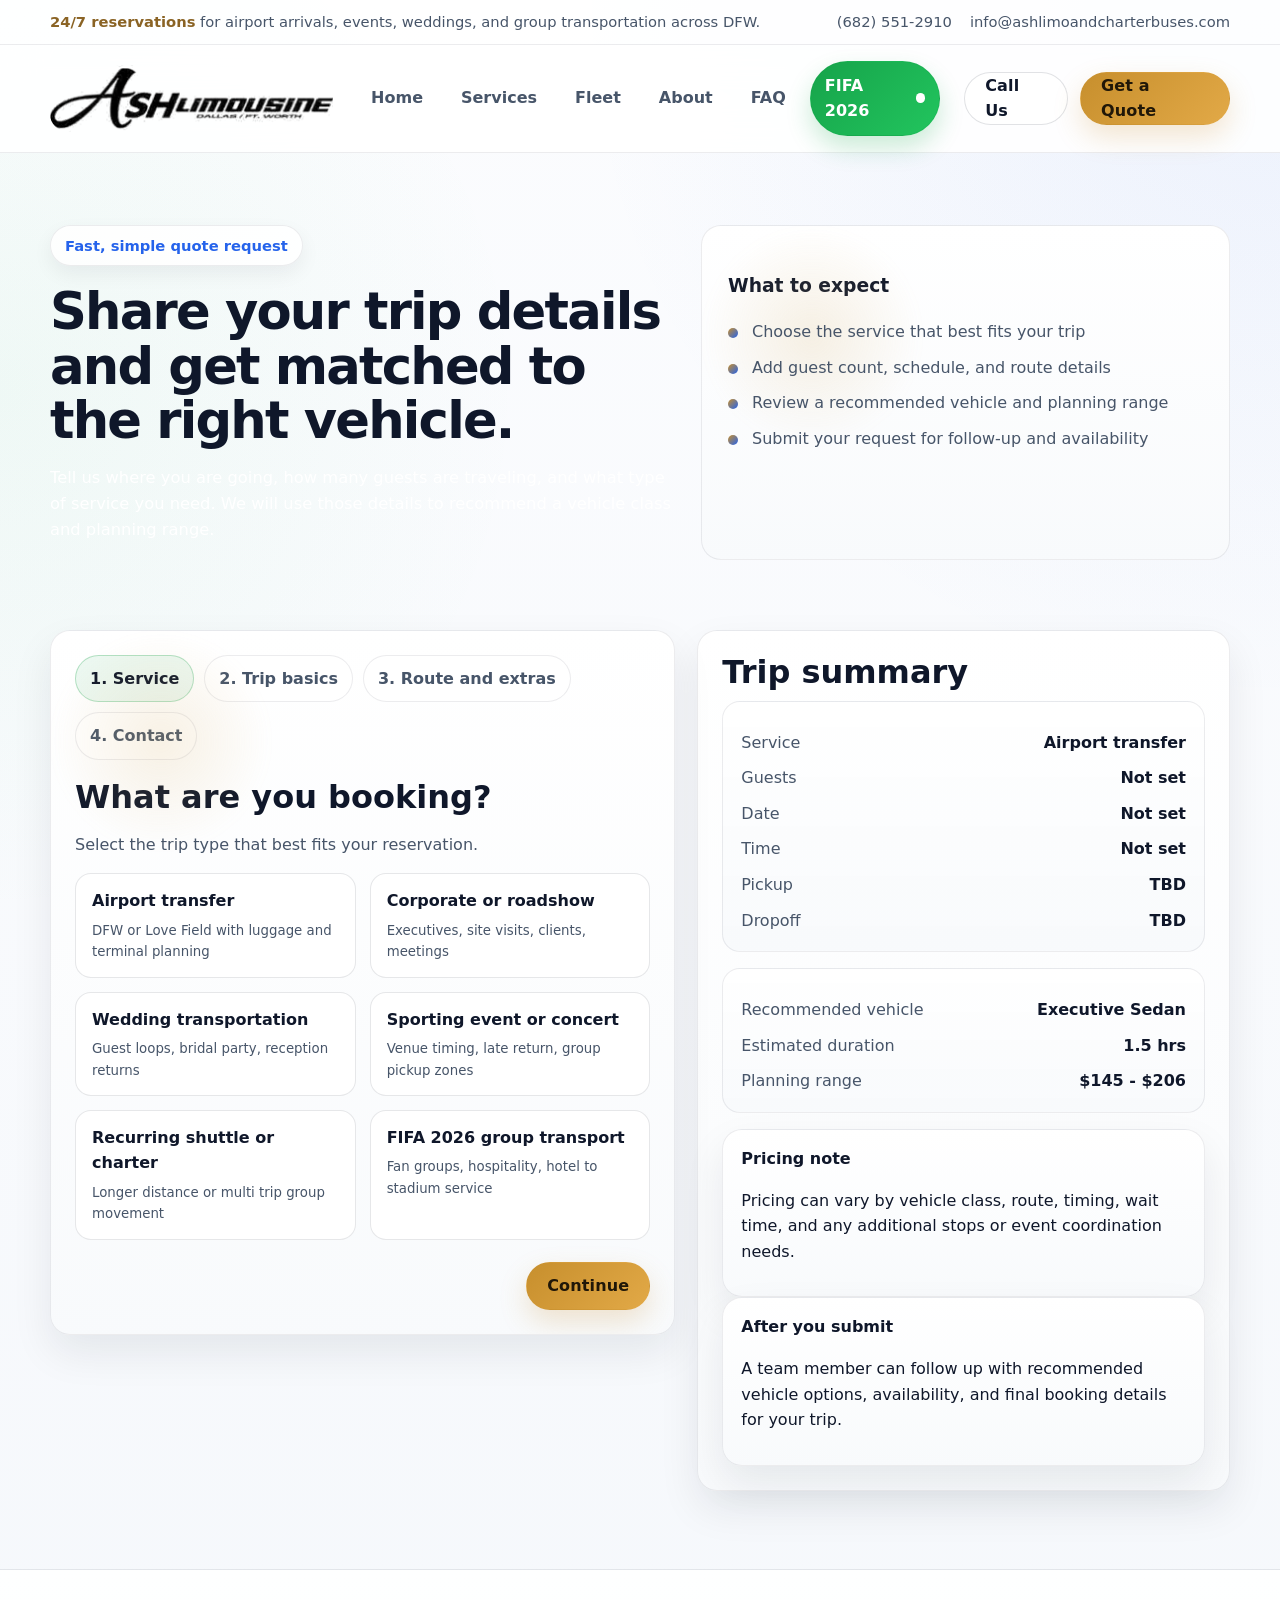
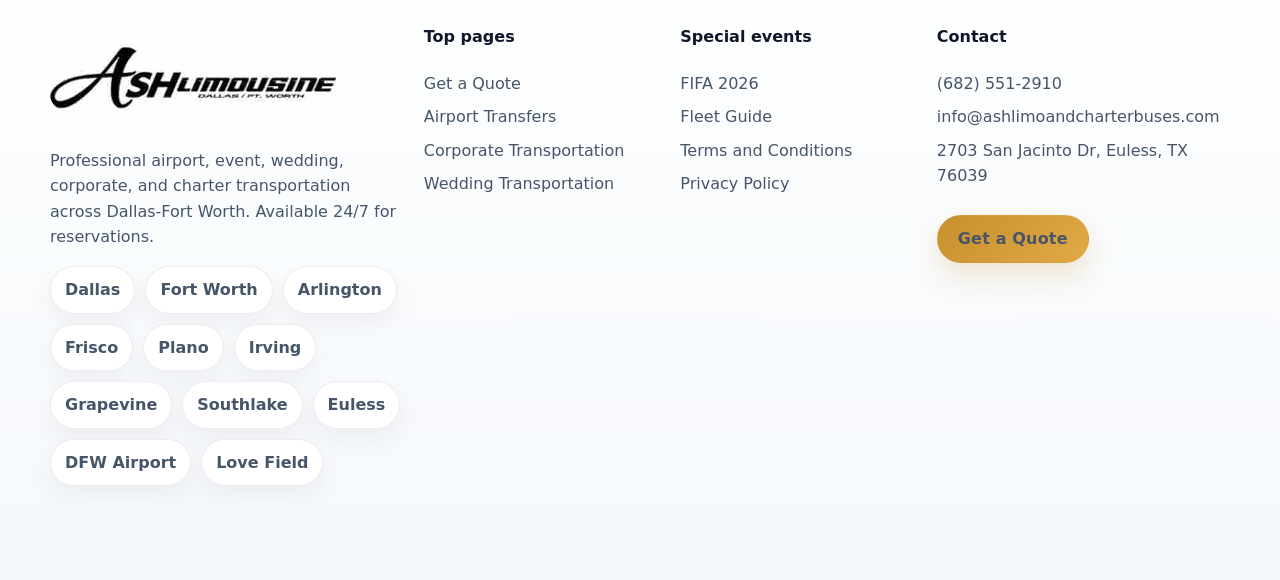
<file: quote.html>
<!doctype html>
<html lang="en">
  <head>
    <meta charset="utf-8" />
    <meta name="viewport" content="width=device-width, initial-scale=1" />
    <title>Get a Quote | Ash Limousine & Charter Bus</title>
    <meta
      name="description"
      content="Request transportation pricing for airport, corporate, wedding, event, shuttle, and private travel across Dallas-Fort Worth."
    />
    <meta name="theme-color" content="#f6f8fb" />
    <meta
      property="og:title"
      content="Get a Quote | Ash Limousine & Charter Bus"
    />
    <meta
      property="og:description"
      content="Request transportation pricing for airport, corporate, wedding, event, shuttle, and private travel across Dallas-Fort Worth."
    />
    <meta property="og:type" content="website" />
    <link rel="icon" href="assets/brand-mark.svg" type="image/svg+xml" />
    <link rel="stylesheet" href="css/styles.css" />
    <script type="application/ld+json">
      {
        "@context": "https://schema.org",
        "@type": "TransportationService",
        "name": "Ash Limousine & Charter Bus",
        "url": "https://www.ashlimoandcharterbuses.com",
        "telephone": "+1-682-551-2910",
        "email": "info@ashlimoandcharterbuses.com",
        "address": {
          "@type": "PostalAddress",
          "streetAddress": "2703 San Jacinto Dr",
          "addressLocality": "Euless",
          "addressRegion": "TX",
          "postalCode": "76039",
          "addressCountry": "US"
        },
        "areaServed": [
          "Dallas",
          "Fort Worth",
          "Arlington",
          "Frisco",
          "Plano",
          "Irving",
          "DFW Airport",
          "Dallas Love Field"
        ],
        "serviceArea": "Dallas-Fort Worth metroplex",
        "openingHours": "Mo-Su 00:00-23:59"
      }
    </script>
  </head>
  <body class="theme-light">
    <a class="hide" href="#main">Skip to content</a>
    <div class="utility-bar">
      <div class="container">
        <div>
          <strong>24/7 reservations</strong> for airport arrivals, events,
          weddings, and group transportation across DFW.
        </div>
        <div class="utility-links">
          <a href="tel:+16825512910">(682) 551-2910</a>
          <a href="mailto:info@ashlimoandcharterbuses.com"
            >info@ashlimoandcharterbuses.com</a
          >
        </div>
      </div>
    </div>
    <header class="site-header">
      <div class="container">
        <a class="brand" href="index.html">
          <span class="brand-mark"
            ><img src="assets/site-logo.png" alt="Ash Limo brand mark"
          /></span>
        </a>
        <button class="nav-toggle" data-nav-toggle aria-label="Open navigation">
          Menu
        </button>
        <div class="nav-shell" data-nav-shell>
          <ul class="nav-menu">
            <li><a class="" href="index.html">Home</a></li>
            <li><a class="" href="services.html">Services</a></li>
            <li><a class="" href="fleet.html">Fleet</a></li>
            <li><a class="" href="about.html">About</a></li>
            <li><a class="" href="faq.html">FAQ</a></li>
            <li><a class="nav-cta" href="fifa-2026.html">FIFA 2026</a></li>
          </ul>
        </div>
        <div class="header-actions">
          <a class="btn btn-secondary desktop-only" href="tel:+16825512910"
            >Call Us</a
          >
          <a class="btn btn-primary" href="quote.html">Get a Quote</a>
        </div>
      </div>
    </header>
    <main id="main">
      <section class="page-hero">
        <div class="container page-hero-grid">
          <div>
            <span class="eyebrow">Fast, simple quote request</span>
            <h1>
              Share your trip details and get matched to the right vehicle.
            </h1>
            <p class="lead">
              Tell us where you are going, how many guests are traveling, and
              what type of service you need. We will use those details to
              recommend a vehicle class and planning range.
            </p>
          </div>
          <aside class="page-hero-card">
            <h3>What to expect</h3>
            <ul>
              <li>Choose the service that best fits your trip</li>
              <li>Add guest count, schedule, and route details</li>
              <li>Review a recommended vehicle and planning range</li>
              <li>Submit your request for follow-up and availability</li>
            </ul>
          </aside>
        </div>
      </section>

      <section class="section">
        <div class="container quote-layout">
          <form class="quote-wizard card" data-quote-form>
            <div class="stepper">
              <span class="step-chip active">1. Service</span>
              <span class="step-chip">2. Trip basics</span>
              <span class="step-chip">3. Route and extras</span>
              <span class="step-chip">4. Contact</span>
            </div>

            <section class="wizard-step active">
              <h2 class="section-title">What are you booking?</h2>
              <p class="section-copy">
                Select the trip type that best fits your reservation.
              </p>
              <div class="radio-grid">
                <label class="radio-card"
                  ><input
                    type="radio"
                    name="service_type"
                    value="airport"
                    required
                  /><span>Airport transfer</span
                  ><small
                    >DFW or Love Field with luggage and terminal planning</small
                  ></label
                >
                <label class="radio-card"
                  ><input
                    type="radio"
                    name="service_type"
                    value="corporate"
                  /><span>Corporate or roadshow</span
                  ><small
                    >Executives, site visits, clients, meetings</small
                  ></label
                >
                <label class="radio-card"
                  ><input
                    type="radio"
                    name="service_type"
                    value="wedding"
                  /><span>Wedding transportation</span
                  ><small
                    >Guest loops, bridal party, reception returns</small
                  ></label
                >
                <label class="radio-card"
                  ><input type="radio" name="service_type" value="event" /><span
                    >Sporting event or concert</span
                  ><small
                    >Venue timing, late return, group pickup zones</small
                  ></label
                >
                <label class="radio-card"
                  ><input
                    type="radio"
                    name="service_type"
                    value="shuttle"
                  /><span>Recurring shuttle or charter</span
                  ><small
                    >Longer distance or multi trip group movement</small
                  ></label
                >
                <label class="radio-card"
                  ><input type="radio" name="service_type" value="fifa" /><span
                    >FIFA 2026 group transport</span
                  ><small
                    >Fan groups, hospitality, hotel to stadium service</small
                  ></label
                >
              </div>
              <div class="step-actions">
                <span></span>
                <button class="btn btn-primary" type="button" data-step-next>
                  Continue
                </button>
              </div>
            </section>

            <section class="wizard-step">
              <h2 class="section-title">Trip basics</h2>
              <div class="form-grid">
                <div class="field">
                  <label for="travel_date">Travel date</label
                  ><input
                    class="input"
                    id="travel_date"
                    name="travel_date"
                    type="date"
                    required
                  />
                </div>
                <div class="field">
                  <label for="travel_time">Pickup time</label
                  ><input
                    class="input"
                    id="travel_time"
                    name="travel_time"
                    type="time"
                    required
                  />
                </div>
                <div class="field">
                  <label for="passengers">Number of guests</label
                  ><input
                    class="input"
                    id="passengers"
                    name="passengers"
                    type="number"
                    min="1"
                    placeholder="e.g. 8"
                    required
                  />
                </div>
                <div class="field">
                  <label for="hours">Estimated hours</label
                  ><input
                    class="input"
                    id="hours"
                    name="hours"
                    type="number"
                    min="1"
                    step="0.5"
                    placeholder="Airport trips can stay blank"
                  />
                </div>
              </div>
              <div class="step-actions">
                <button class="btn btn-secondary" type="button" data-step-prev>
                  Back
                </button>
                <button class="btn btn-primary" type="button" data-step-next>
                  Continue
                </button>
              </div>
            </section>

            <section class="wizard-step">
              <h2 class="section-title">Route and service options</h2>
              <div class="form-grid">
                <div class="field">
                  <label for="pickup">Pickup location</label
                  ><input
                    class="input"
                    id="pickup"
                    name="pickup"
                    type="text"
                    placeholder="Airport, hotel, office, venue"
                    required
                  />
                </div>
                <div class="field">
                  <label for="dropoff">Dropoff location</label
                  ><input
                    class="input"
                    id="dropoff"
                    name="dropoff"
                    type="text"
                    placeholder="Hotel, stadium, venue, home"
                    required
                  />
                </div>
                <div class="field">
                  <label for="luggage">Luggage level</label>
                  <select id="luggage" name="luggage">
                    <option value="standard">Standard luggage</option>
                    <option value="heavy">Heavy luggage</option>
                    <option value="oversize">Oversize or equipment</option>
                    <option value="light">Light or no luggage</option>
                  </select>
                </div>
              </div>
              <div class="check-row" style="margin-top: 16px">
                <label class="check-pill"
                  ><input type="checkbox" name="return_trip" /> Add return
                  trip</label
                >
                <label class="check-pill"
                  ><input type="checkbox" name="meet_greet" /> Meet and
                  greet</label
                >
                <label class="check-pill"
                  ><input type="checkbox" name="extra_stop" /> Extra stop</label
                >
                <label class="check-pill"
                  ><input type="checkbox" name="coordination" /> Event
                  coordination</label
                >
              </div>
              <div class="step-actions">
                <button class="btn btn-secondary" type="button" data-step-prev>
                  Back
                </button>
                <button class="btn btn-primary" type="button" data-step-next>
                  Continue
                </button>
              </div>
            </section>

            <section class="wizard-step">
              <h2 class="section-title">Contact details</h2>
              <div class="form-grid">
                <div class="field">
                  <label for="full_name">Full name</label
                  ><input
                    class="input"
                    id="full_name"
                    name="full_name"
                    type="text"
                    required
                  />
                </div>
                <div class="field">
                  <label for="company">Company or group</label
                  ><input
                    class="input"
                    id="company"
                    name="company"
                    type="text"
                  />
                </div>
                <div class="field">
                  <label for="email">Email</label
                  ><input
                    class="input"
                    id="email"
                    name="email"
                    type="email"
                    required
                  />
                </div>
                <div class="field">
                  <label for="phone">Phone</label
                  ><input
                    class="input"
                    id="phone"
                    name="phone"
                    type="tel"
                    required
                  />
                </div>
              </div>
              <div class="field" style="margin-top: 16px">
                <label for="notes">Anything else operations should know?</label
                ><textarea
                  id="notes"
                  name="notes"
                  placeholder="Flight number, hotel block, venue notes, gate timing, accessibility, itinerary changes"
                ></textarea>
              </div>
              <div class="step-actions">
                <button class="btn btn-secondary" type="button" data-step-prev>
                  Back
                </button>
                <button class="btn btn-primary" type="submit">
                  Request my quote
                </button>
              </div>
              <div class="success-message"></div>
            </section>
          </form>

          <aside class="quote-summary">
            <h2 class="section-title">Trip summary</h2>
            <div class="summary-block">
              <div class="summary-row">
                <span>Service</span
                ><strong data-summary="service">Airport transfer</strong>
              </div>
              <div class="summary-row">
                <span>Guests</span
                ><strong data-summary="passengers">Not set</strong>
              </div>
              <div class="summary-row">
                <span>Date</span><strong data-summary="date">Not set</strong>
              </div>
              <div class="summary-row">
                <span>Time</span><strong data-summary="time">Not set</strong>
              </div>
              <div class="summary-row">
                <span>Pickup</span><strong data-summary="pickup">TBD</strong>
              </div>
              <div class="summary-row">
                <span>Dropoff</span><strong data-summary="dropoff">TBD</strong>
              </div>
            </div>
            <div class="summary-block">
              <div class="summary-row">
                <span>Recommended vehicle</span
                ><strong data-summary="vehicle">Executive Sedan</strong>
              </div>
              <div class="summary-row">
                <span>Estimated duration</span
                ><strong><span data-summary="duration">1.5</span> hrs</strong>
              </div>
              <div class="summary-row">
                <span>Planning range</span
                ><strong data-summary="range">$145 - $210</strong>
              </div>
            </div>
            <div class="notice">
              <strong>Pricing note</strong>
              <p>
                Pricing can vary by vehicle class, route, timing, wait time, and
                any additional stops or event coordination needs.
              </p>
            </div>
            <div class="notice">
              <strong>After you submit</strong>
              <p>
                A team member can follow up with recommended vehicle options,
                availability, and final booking details for your trip.
              </p>
            </div>
          </aside>
        </div>
      </section>
    </main>

    <footer class="footer">
      <div class="container footer-grid">
        <div>
          <a class="brand" href="index.html">
            <span class="brand-mark"
              ><img src="assets/site-logo.png" alt="Ash Limo brand mark"
            /></span>
          </a>
          <p>
            Professional airport, event, wedding, corporate, and charter
            transportation across Dallas-Fort Worth. Available 24/7 for
            reservations.
          </p>
          <div class="location-cloud">
            <span class="pill">Dallas</span><span class="pill">Fort Worth</span
            ><span class="pill">Arlington</span><span class="pill">Frisco</span
            ><span class="pill">Plano</span><span class="pill">Irving</span
            ><span class="pill">Grapevine</span
            ><span class="pill">Southlake</span><span class="pill">Euless</span
            ><span class="pill">DFW Airport</span
            ><span class="pill">Love Field</span>
          </div>
        </div>
        <div>
          <h4>Top pages</h4>
          <ul>
            <li><a href="quote.html">Get a Quote</a></li>
            <li><a href="airport-transfers.html">Airport Transfers</a></li>
            <li>
              <a href="corporate-transportation.html"
                >Corporate Transportation</a
              >
            </li>
            <li><a href="weddings.html">Wedding Transportation</a></li>
          </ul>
        </div>
        <div>
          <h4>Special events</h4>
          <ul>
            <li><a href="fifa-2026.html">FIFA 2026</a></li>
            <li><a href="fleet.html">Fleet Guide</a></li>
            <li><a href="terms.html">Terms and Conditions</a></li>
            <li><a href="privacy.html">Privacy Policy</a></li>
          </ul>
        </div>
        <div>
          <h4>Contact</h4>
          <ul>
            <li><a href="tel:+16825512910">(682) 551-2910</a></li>
            <li>
              <a href="mailto:info@ashlimoandcharterbuses.com"
                >info@ashlimoandcharterbuses.com</a
              >
            </li>
            <li>2703 San Jacinto Dr, Euless, TX 76039</li>
          </ul>
          <div class="action-row">
            <a class="btn btn-primary" href="quote.html">Get a Quote</a>
          </div>
        </div>
      </div>
    </footer>
    <div class="mobile-sticky">
      <a class="btn btn-secondary" href="tel:+16825512910">Call Now</a>
      <a class="btn btn-primary" href="quote.html">Quote</a>
    </div>

    <script src="js/app.js"></script>
  </body>
</html>
</file>
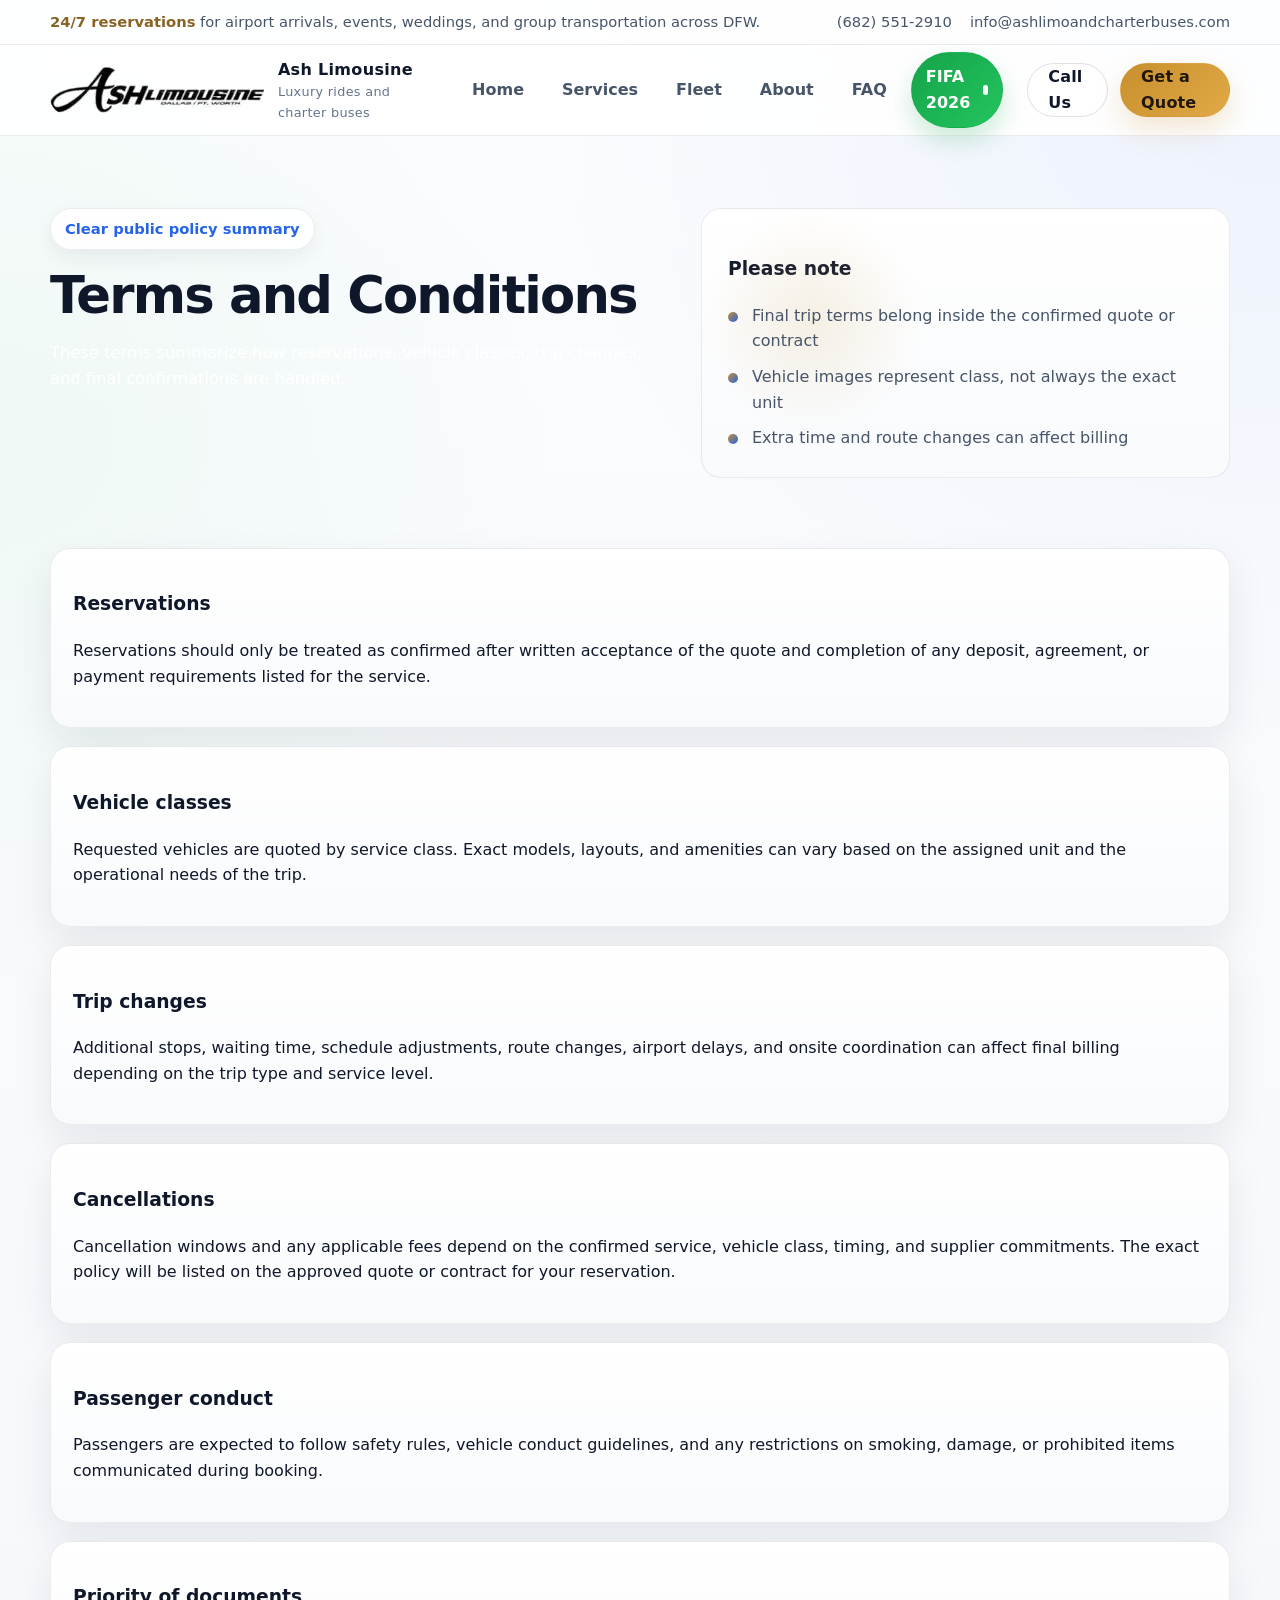
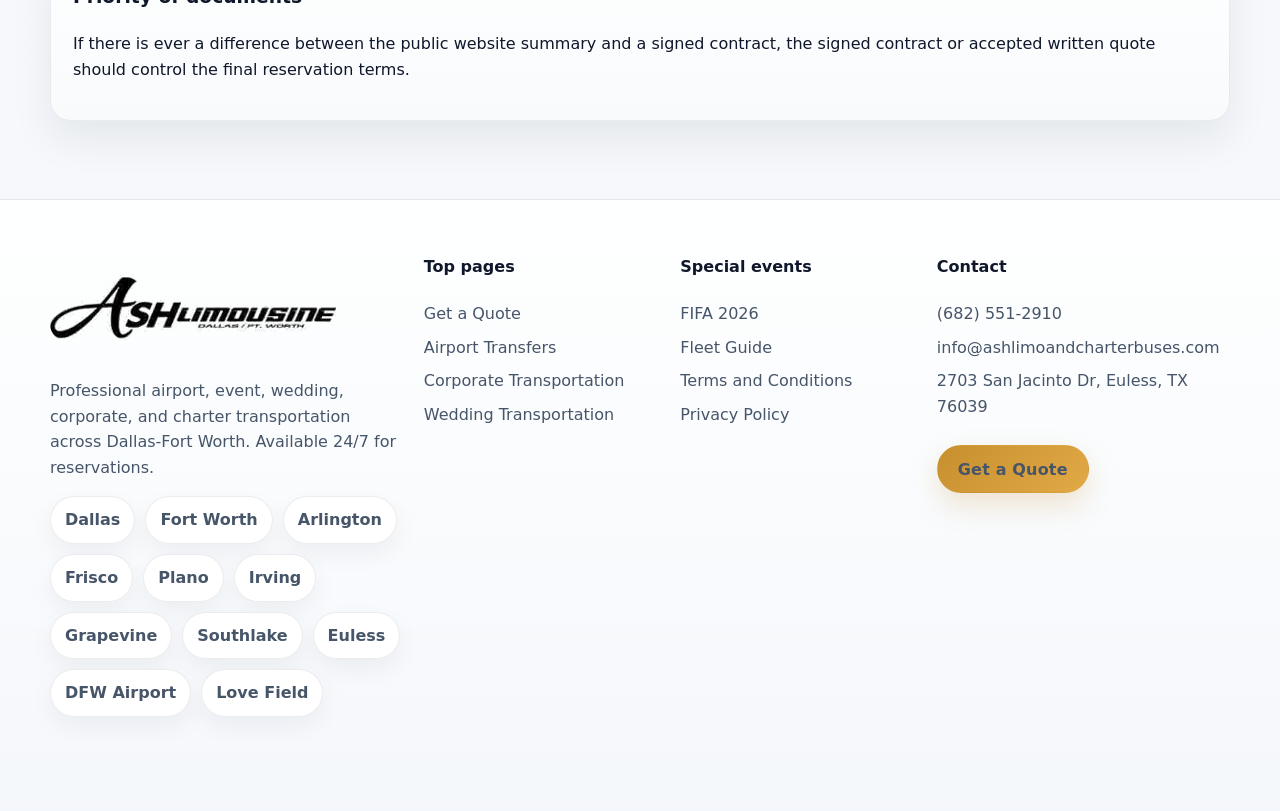
<file: terms.html>
<!doctype html>
<html lang="en">
  <head>
    <meta charset="utf-8" />
    <meta name="viewport" content="width=device-width, initial-scale=1" />
    <title>Terms and Conditions | Ash Limousine & Charter Bus</title>
    <meta
      name="description"
      content="Terms and conditions for reservations, vehicle classes, trip changes, billing, and confirmed bookings."
    />
    <meta name="theme-color" content="#f6f8fb" />
    <meta
      property="og:title"
      content="Terms and Conditions | Ash Limousine & Charter Bus"
    />
    <meta
      property="og:description"
      content="Terms and conditions for reservations, vehicle classes, trip changes, billing, and confirmed bookings."
    />
    <meta property="og:type" content="website" />
    <link rel="icon" href="assets/brand-mark.svg" type="image/svg+xml" />
    <link rel="stylesheet" href="css/styles.css" />
    <script type="application/ld+json">
      {
        "@context": "https://schema.org",
        "@type": "TransportationService",
        "name": "Ash Limousine & Charter Bus",
        "url": "https://www.ashlimoandcharterbuses.com",
        "telephone": "+1-682-551-2910",
        "email": "info@ashlimoandcharterbuses.com",
        "address": {
          "@type": "PostalAddress",
          "streetAddress": "2703 San Jacinto Dr",
          "addressLocality": "Euless",
          "addressRegion": "TX",
          "postalCode": "76039",
          "addressCountry": "US"
        },
        "areaServed": [
          "Dallas",
          "Fort Worth",
          "Arlington",
          "Frisco",
          "Plano",
          "Irving",
          "DFW Airport",
          "Dallas Love Field"
        ],
        "serviceArea": "Dallas-Fort Worth metroplex",
        "openingHours": "Mo-Su 00:00-23:59"
      }
    </script>
  </head>
  <body class="theme-light">
    <a class="hide" href="#main">Skip to content</a>
    <div class="utility-bar">
      <div class="container">
        <div>
          <strong>24/7 reservations</strong> for airport arrivals, events,
          weddings, and group transportation across DFW.
        </div>
        <div class="utility-links">
          <a href="tel:+16825512910">(682) 551-2910</a>
          <a href="mailto:info@ashlimoandcharterbuses.com"
            >info@ashlimoandcharterbuses.com</a
          >
        </div>
      </div>
    </div>
    <header class="site-header">
      <div class="container">
        <a class="brand" href="index.html">
          <span class="brand-mark"
            ><img src="assets/site-logo.png" alt="Ash Limo brand mark"
          /></span>
          <span class="brand-copy">
            <span class="brand-title">Ash Limousine</span>
            <span class="brand-subtitle">Luxury rides and charter buses</span>
          </span>
        </a>
        <button class="nav-toggle" data-nav-toggle aria-label="Open navigation">
          Menu
        </button>
        <div class="nav-shell" data-nav-shell>
          <ul class="nav-menu">
            <li><a class="" href="index.html">Home</a></li>
            <li><a class="" href="services.html">Services</a></li>
            <li><a class="" href="fleet.html">Fleet</a></li>
            <li><a class="" href="about.html">About</a></li>
            <li><a class="" href="faq.html">FAQ</a></li>
            <li><a class="nav-cta" href="fifa-2026.html">FIFA 2026</a></li>
          </ul>
        </div>
        <div class="header-actions">
          <a class="btn btn-secondary desktop-only" href="tel:+16825512910"
            >Call Us</a
          >
          <a class="btn btn-primary" href="quote.html">Get a Quote</a>
        </div>
      </div>
    </header>
    <main id="main">
      <section class="page-hero">
        <div class="container page-hero-grid">
          <div>
            <span class="eyebrow">Clear public policy summary</span>
            <h1>Terms and Conditions</h1>
            <p class="lead">
              These terms summarize how reservations, vehicle classes, trip
              changes, and final confirmations are handled.
            </p>
          </div>
          <aside class="page-hero-card">
            <h3>Please note</h3>
            <ul>
              <li>
                Final trip terms belong inside the confirmed quote or contract
              </li>
              <li>Vehicle images represent class, not always the exact unit</li>
              <li>Extra time and route changes can affect billing</li>
            </ul>
          </aside>
        </div>
      </section>

      <section class="section">
        <div class="container policy-grid">
          <article class="policy-card">
            <h3>Reservations</h3>
            <p>
              Reservations should only be treated as confirmed after written
              acceptance of the quote and completion of any deposit, agreement,
              or payment requirements listed for the service.
            </p>
          </article>
          <article class="policy-card">
            <h3>Vehicle classes</h3>
            <p>
              Requested vehicles are quoted by service class. Exact models,
              layouts, and amenities can vary based on the assigned unit and the
              operational needs of the trip.
            </p>
          </article>
          <article class="policy-card">
            <h3>Trip changes</h3>
            <p>
              Additional stops, waiting time, schedule adjustments, route
              changes, airport delays, and onsite coordination can affect final
              billing depending on the trip type and service level.
            </p>
          </article>
          <article class="policy-card">
            <h3>Cancellations</h3>
            <p>
              Cancellation windows and any applicable fees depend on the
              confirmed service, vehicle class, timing, and supplier
              commitments. The exact policy will be listed on the approved quote
              or contract for your reservation.
            </p>
          </article>
          <article class="policy-card">
            <h3>Passenger conduct</h3>
            <p>
              Passengers are expected to follow safety rules, vehicle conduct
              guidelines, and any restrictions on smoking, damage, or prohibited
              items communicated during booking.
            </p>
          </article>
          <article class="policy-card">
            <h3>Priority of documents</h3>
            <p>
              If there is ever a difference between the public website summary
              and a signed contract, the signed contract or accepted written
              quote should control the final reservation terms.
            </p>
          </article>
        </div>
      </section>
    </main>

    <footer class="footer">
      <div class="container footer-grid">
        <div>
          <a class="brand" href="index.html">
            <span class="brand-mark"
              ><img src="assets/site-logo.png" alt="Ash Limo brand mark"
            /></span>
          </a>
          <p>
            Professional airport, event, wedding, corporate, and charter
            transportation across Dallas-Fort Worth. Available 24/7 for
            reservations.
          </p>
          <div class="location-cloud">
            <span class="pill">Dallas</span><span class="pill">Fort Worth</span
            ><span class="pill">Arlington</span><span class="pill">Frisco</span
            ><span class="pill">Plano</span><span class="pill">Irving</span
            ><span class="pill">Grapevine</span
            ><span class="pill">Southlake</span><span class="pill">Euless</span
            ><span class="pill">DFW Airport</span
            ><span class="pill">Love Field</span>
          </div>
        </div>
        <div>
          <h4>Top pages</h4>
          <ul>
            <li><a href="quote.html">Get a Quote</a></li>
            <li><a href="airport-transfers.html">Airport Transfers</a></li>
            <li>
              <a href="corporate-transportation.html"
                >Corporate Transportation</a
              >
            </li>
            <li><a href="weddings.html">Wedding Transportation</a></li>
          </ul>
        </div>
        <div>
          <h4>Special events</h4>
          <ul>
            <li><a href="fifa-2026.html">FIFA 2026</a></li>
            <li><a href="fleet.html">Fleet Guide</a></li>
            <li><a href="terms.html">Terms and Conditions</a></li>
            <li><a href="privacy.html">Privacy Policy</a></li>
          </ul>
        </div>
        <div>
          <h4>Contact</h4>
          <ul>
            <li><a href="tel:+16825512910">(682) 551-2910</a></li>
            <li>
              <a href="mailto:info@ashlimoandcharterbuses.com"
                >info@ashlimoandcharterbuses.com</a
              >
            </li>
            <li>2703 San Jacinto Dr, Euless, TX 76039</li>
          </ul>
          <div class="action-row">
            <a class="btn btn-primary" href="quote.html">Get a Quote</a>
          </div>
        </div>
      </div>
    </footer>
    <div class="mobile-sticky">
      <a class="btn btn-secondary" href="tel:+16825512910">Call Now</a>
      <a class="btn btn-primary" href="quote.html">Quote</a>
    </div>

    <script src="js/app.js"></script>
  </body>
</html>
</file>
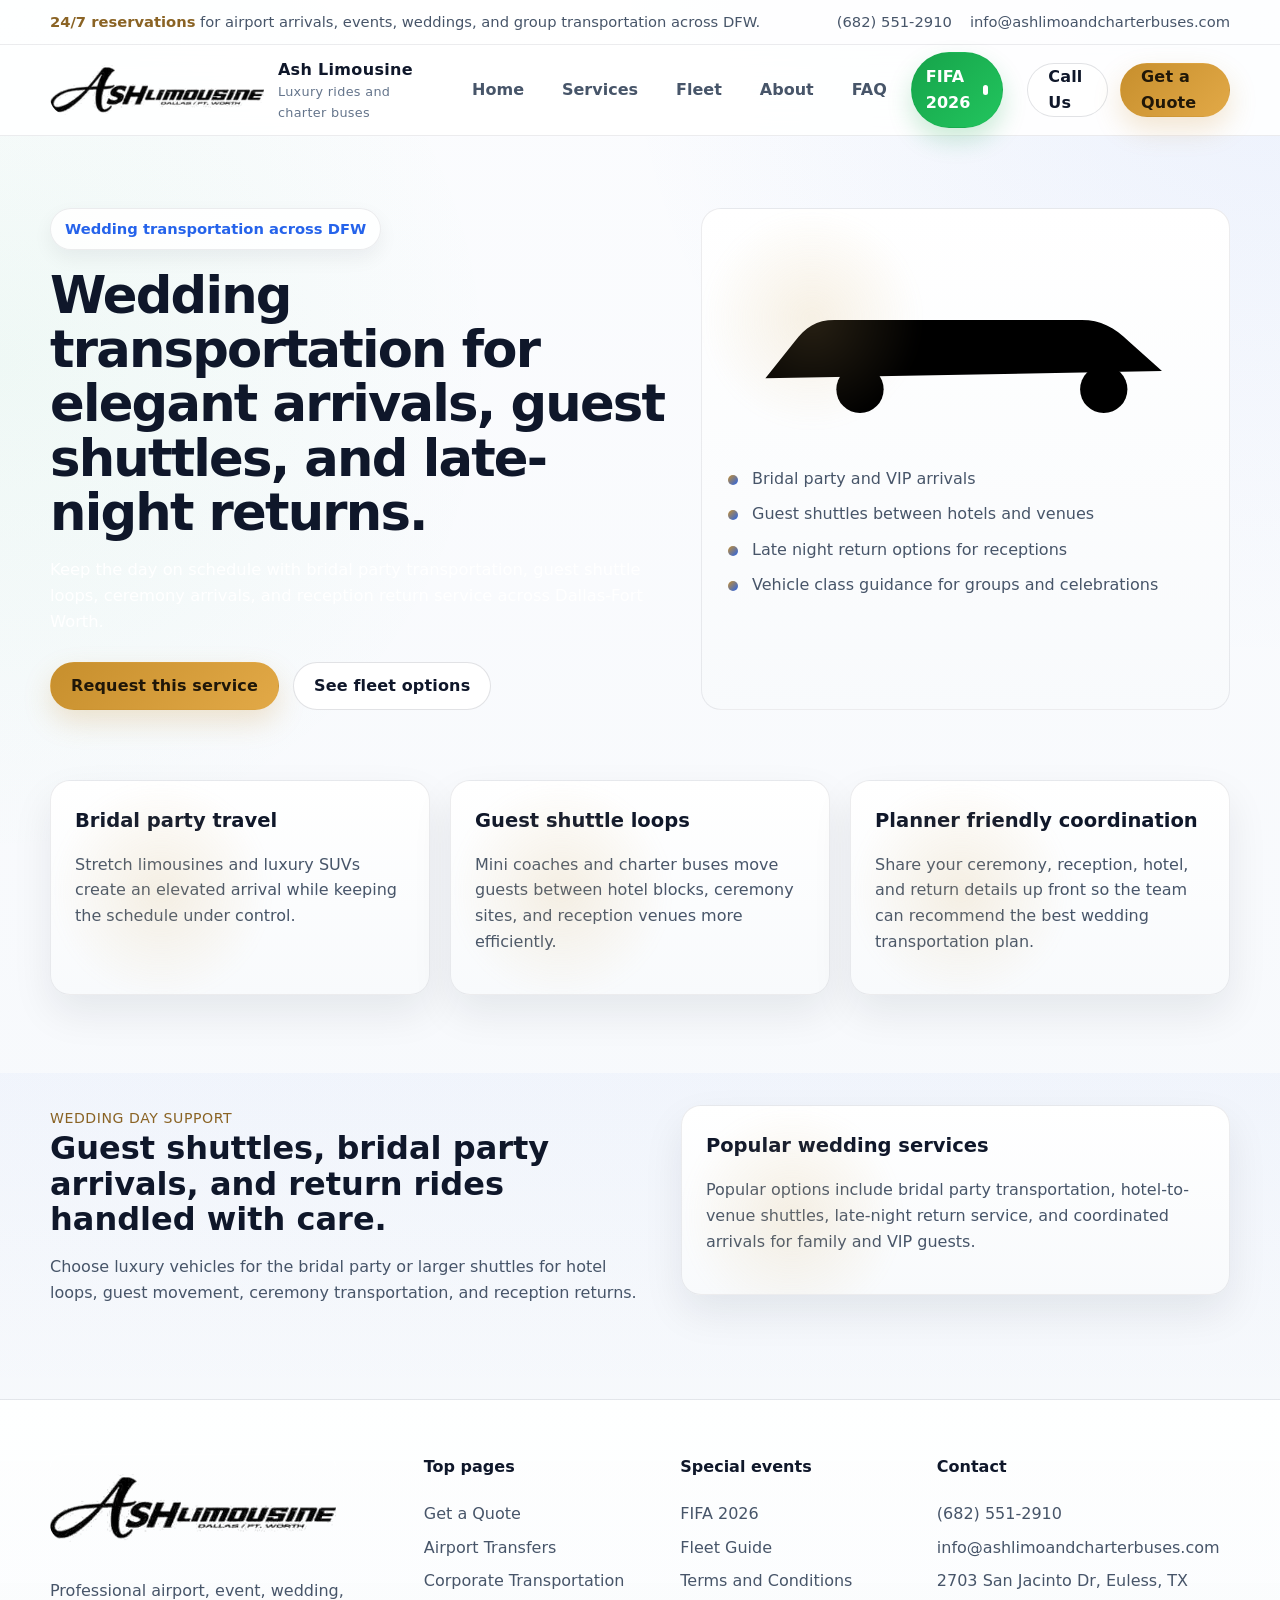
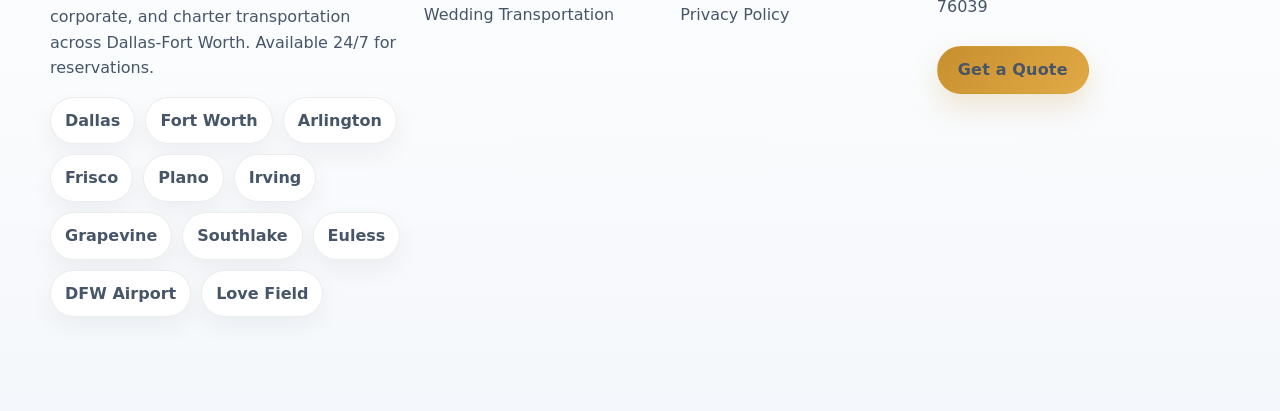
<file: weddings.html>
<!doctype html>
<html lang="en">
  <head>
    <meta charset="utf-8" />
    <meta name="viewport" content="width=device-width, initial-scale=1" />
    <title>Wedding Transportation | Ash Limousine & Charter Bus</title>
    <meta
      name="description"
      content="Wedding transportation for guest shuttles, bridal party travel, hotel loops, and elegant arrivals across Dallas-Fort Worth."
    />
    <meta name="theme-color" content="#f6f8fb" />
    <meta
      property="og:title"
      content="Wedding Transportation | Ash Limousine & Charter Bus"
    />
    <meta
      property="og:description"
      content="Wedding transportation for guest shuttles, bridal party travel, hotel loops, and elegant arrivals across Dallas-Fort Worth."
    />
    <meta property="og:type" content="website" />
    <link rel="icon" href="assets/brand-mark.svg" type="image/svg+xml" />
    <link rel="stylesheet" href="css/styles.css" />
    <script type="application/ld+json">
      {
        "@context": "https://schema.org",
        "@type": "TransportationService",
        "name": "Ash Limousine & Charter Bus",
        "url": "https://www.ashlimoandcharterbuses.com",
        "telephone": "+1-682-551-2910",
        "email": "info@ashlimoandcharterbuses.com",
        "address": {
          "@type": "PostalAddress",
          "streetAddress": "2703 San Jacinto Dr",
          "addressLocality": "Euless",
          "addressRegion": "TX",
          "postalCode": "76039",
          "addressCountry": "US"
        },
        "areaServed": [
          "Dallas",
          "Fort Worth",
          "Arlington",
          "Frisco",
          "Plano",
          "Irving",
          "DFW Airport",
          "Dallas Love Field"
        ],
        "serviceArea": "Dallas-Fort Worth metroplex",
        "openingHours": "Mo-Su 00:00-23:59"
      }
    </script>
  </head>
  <body class="theme-light">
    <a class="hide" href="#main">Skip to content</a>
    <div class="utility-bar">
      <div class="container">
        <div>
          <strong>24/7 reservations</strong> for airport arrivals, events,
          weddings, and group transportation across DFW.
        </div>
        <div class="utility-links">
          <a href="tel:+16825512910">(682) 551-2910</a>
          <a href="mailto:info@ashlimoandcharterbuses.com"
            >info@ashlimoandcharterbuses.com</a
          >
        </div>
      </div>
    </div>
    <header class="site-header">
      <div class="container">
        <a class="brand" href="index.html">
          <span class="brand-mark"
            ><img src="assets/site-logo.png" alt="Ash Limo brand mark"
          /></span>
          <span class="brand-copy">
            <span class="brand-title">Ash Limousine</span>
            <span class="brand-subtitle">Luxury rides and charter buses</span>
          </span>
        </a>
        <button class="nav-toggle" data-nav-toggle aria-label="Open navigation">
          Menu
        </button>
        <div class="nav-shell" data-nav-shell>
          <ul class="nav-menu">
            <li><a class="" href="index.html">Home</a></li>
            <li><a class="" href="services.html">Services</a></li>
            <li><a class="" href="fleet.html">Fleet</a></li>
            <li><a class="" href="about.html">About</a></li>
            <li><a class="" href="faq.html">FAQ</a></li>
            <li><a class="nav-cta" href="fifa-2026.html">FIFA 2026</a></li>
          </ul>
        </div>
        <div class="header-actions">
          <a class="btn btn-secondary desktop-only" href="tel:+16825512910"
            >Call Us</a
          >
          <a class="btn btn-primary" href="quote.html">Get a Quote</a>
        </div>
      </div>
    </header>
    <main id="main">
      <section class="page-hero">
        <div class="container page-hero-grid">
          <div>
            <span class="eyebrow">Wedding transportation across DFW</span>
            <h1>
              Wedding transportation for elegant arrivals, guest shuttles, and
              late-night returns.
            </h1>
            <p class="lead">
              Keep the day on schedule with bridal party transportation, guest
              shuttle loops, ceremony arrivals, and reception return service
              across Dallas-Fort Worth.
            </p>
            <div class="action-row">
              <a class="btn btn-primary" href="quote.html?service=wedding"
                >Request this service</a
              >
              <a class="btn btn-secondary" href="fleet.html"
                >See fleet options</a
              >
            </div>
          </div>
          <aside class="page-hero-card">
            <div class="vehicle-icon">
              <img
                src="assets/limo.svg"
                alt="Wedding transportation that protects timing, guest flow, and the feel of the day. illustration"
              />
            </div>
            <ul>
              <li>Bridal party and VIP arrivals</li>
              <li>Guest shuttles between hotels and venues</li>
              <li>Late night return options for receptions</li>
              <li>Vehicle class guidance for groups and celebrations</li>
            </ul>
          </aside>
        </div>
      </section>
      <section class="section">
        <div class="container">
          <div class="grid grid-3">
            <article class="card">
              <h3>Bridal party travel</h3>
              <p>
                Stretch limousines and luxury SUVs create an elevated arrival
                while keeping the schedule under control.
              </p>
            </article>
            <article class="card">
              <h3>Guest shuttle loops</h3>
              <p>
                Mini coaches and charter buses move guests between hotel blocks,
                ceremony sites, and reception venues more efficiently.
              </p>
            </article>
            <article class="card">
              <h3>Planner friendly coordination</h3>
              <p>
                Share your ceremony, reception, hotel, and return details up
                front so the team can recommend the best wedding transportation
                plan.
              </p>
            </article>
          </div>
        </div>
      </section>
      <section class="section section-light">
        <div class="container split">
          <div>
            <div class="kicker">Wedding day support</div>
            <h2 class="section-title">
              Guest shuttles, bridal party arrivals, and return rides handled
              with care.
            </h2>
            <p class="section-copy">
              Choose luxury vehicles for the bridal party or larger shuttles for
              hotel loops, guest movement, ceremony transportation, and
              reception returns.
            </p>
          </div>
          <aside class="card">
            <h3>Popular wedding services</h3>
            <p>
              Popular options include bridal party transportation,
              hotel-to-venue shuttles, late-night return service, and
              coordinated arrivals for family and VIP guests.
            </p>
          </aside>
        </div>
      </section>
    </main>

    <footer class="footer">
      <div class="container footer-grid">
        <div>
          <a class="brand" href="index.html">
            <span class="brand-mark"
              ><img src="assets/site-logo.png" alt="Ash Limo brand mark"
            /></span>
          </a>
          <p>
            Professional airport, event, wedding, corporate, and charter
            transportation across Dallas-Fort Worth. Available 24/7 for
            reservations.
          </p>
          <div class="location-cloud">
            <span class="pill">Dallas</span><span class="pill">Fort Worth</span
            ><span class="pill">Arlington</span><span class="pill">Frisco</span
            ><span class="pill">Plano</span><span class="pill">Irving</span
            ><span class="pill">Grapevine</span
            ><span class="pill">Southlake</span><span class="pill">Euless</span
            ><span class="pill">DFW Airport</span
            ><span class="pill">Love Field</span>
          </div>
        </div>
        <div>
          <h4>Top pages</h4>
          <ul>
            <li><a href="quote.html">Get a Quote</a></li>
            <li><a href="airport-transfers.html">Airport Transfers</a></li>
            <li>
              <a href="corporate-transportation.html"
                >Corporate Transportation</a
              >
            </li>
            <li><a href="weddings.html">Wedding Transportation</a></li>
          </ul>
        </div>
        <div>
          <h4>Special events</h4>
          <ul>
            <li><a href="fifa-2026.html">FIFA 2026</a></li>
            <li><a href="fleet.html">Fleet Guide</a></li>
            <li><a href="terms.html">Terms and Conditions</a></li>
            <li><a href="privacy.html">Privacy Policy</a></li>
          </ul>
        </div>
        <div>
          <h4>Contact</h4>
          <ul>
            <li><a href="tel:+16825512910">(682) 551-2910</a></li>
            <li>
              <a href="mailto:info@ashlimoandcharterbuses.com"
                >info@ashlimoandcharterbuses.com</a
              >
            </li>
            <li>2703 San Jacinto Dr, Euless, TX 76039</li>
          </ul>
          <div class="action-row">
            <a class="btn btn-primary" href="quote.html">Get a Quote</a>
          </div>
        </div>
      </div>
    </footer>
    <div class="mobile-sticky">
      <a class="btn btn-secondary" href="tel:+16825512910">Call Now</a>
      <a class="btn btn-primary" href="quote.html">Quote</a>
    </div>

    <script src="js/app.js"></script>
  </body>
</html>
</file>
<file: css/styles.css>
:root {
  --bg: #08111f;
  --bg-alt: #0d182b;
  --surface: #122038;
  --surface-2: #172842;
  --surface-3: #1c3150;
  --line: rgba(216, 177, 107, 0.18);
  --line-strong: rgba(216, 177, 107, 0.32);
  --text: #f4f7fb;
  --muted: #a5b4d3;
  --muted-2: #7f90b4;
  --gold: #d8b16b;
  --gold-soft: #f1dbb0;
  --blue-soft: #88b7ff;
  --success: #38d39f;
  --danger: #ff9b8d;
  --card-shadow: 0 22px 60px rgba(0, 0, 0, 0.28);
  --radius: 20px;
  --radius-sm: 14px;
  --container: 1180px;
}
* {
  box-sizing: border-box;
}
html {
  scroll-behavior: smooth;
}
body {
  margin: 0;
  font-family:
    Inter,
    ui-sans-serif,
    system-ui,
    -apple-system,
    BlinkMacSystemFont,
    "Segoe UI",
    sans-serif;
  background:
    radial-gradient(
      circle at top right,
      rgba(216, 177, 107, 0.12),
      transparent 30%
    ),
    radial-gradient(
      circle at left 20%,
      rgba(136, 183, 255, 0.08),
      transparent 25%
    ),
    var(--bg);
  color: var(--text);
  line-height: 1.6;
}
a {
  color: inherit;
  text-decoration: none;
}
img {
  max-width: 100%;
  display: block;
  border-radius: 18px;
}
button,
input,
select,
textarea {
  font: inherit;
}
.container {
  width: min(var(--container), calc(100% - 32px));
  margin: 0 auto;
}
.utility-bar {
  background: rgba(4, 10, 19, 0.9);
  border-bottom: 1px solid rgba(255, 255, 255, 0.06);
  font-size: 0.92rem;
}
.utility-bar .container {
  display: flex;
  align-items: center;
  justify-content: space-between;
  gap: 16px;
  padding: 10px 0;
  color: var(--muted);
}
.utility-bar strong {
  color: var(--gold-soft);
  font-weight: 650;
}
.utility-links {
  display: flex;
  gap: 18px;
  align-items: center;
}
.site-header {
  position: sticky;
  top: 0;
  z-index: 30;
  backdrop-filter: blur(18px);
  background: rgba(8, 17, 31, 0.82);
  border-bottom: 1px solid rgba(255, 255, 255, 0.06);
}
.site-header .container {
  display: flex;
  align-items: center;
  justify-content: space-between;
  gap: 24px;
  min-height: 82px;
}
.brand {
  display: inline-flex;
  align-items: center;
  gap: 14px;
  font-weight: 700;
  letter-spacing: 0.02em;
}
.brand-mark {
  height: fit-content;
  border-radius: 14px;
  display: inline-flex;
  align-items: center;
  justify-content: center;
}
.brand-copy span {
  display: block;
}
.brand-copy .brand-title {
  font-size: 1rem;
}
.brand-copy .brand-subtitle {
  font-size: 0.8rem;
  color: var(--muted-2);
  font-weight: 500;
}
.nav-menu {
  display: flex;
  align-items: center;
  gap: 8px;
  list-style: none;
  margin: 0;
  padding: 0;
}
.nav-menu a {
  padding: 12px 14px;
  border-radius: 999px;
  color: var(--muted);
  font-weight: 600;
}
.nav-menu a:hover,
.nav-menu a.active {
  color: var(--text);
  background: rgba(255, 255, 255, 0.05);
}
.header-actions {
  display: flex;
  align-items: center;
  gap: 12px;
}
.nav-toggle {
  display: none;
  width: 48px;
  height: 48px;
  border-radius: 14px;
  border: 1px solid rgba(255, 255, 255, 0.08);
  background: rgba(255, 255, 255, 0.04);
  color: var(--text);
  font-size: 0;
  position: relative;
}
.nav-toggle::before {
  content: "";
  position: absolute;
  width: 24px;
  height: 2px;
  background: currentColor;
  top: 16px;
  left: 12px;
  box-shadow:
    0 8px 0 0 currentColor,
    0 16px 0 0 currentColor;
}
.btn {
  display: inline-flex;
  align-items: center;
  justify-content: center;
  gap: 10px;
  min-height: 48px;
  padding: 0 20px;
  border-radius: 999px;
  border: 1px solid transparent;
  font-weight: 700;
  letter-spacing: 0.01em;
  cursor: pointer;
  transition:
    transform 0.2s ease,
    box-shadow 0.2s ease,
    border-color 0.2s ease,
    background 0.2s ease;
}
.btn:hover {
  transform: translateY(-1px);
}
.btn-primary {
  background: linear-gradient(135deg, var(--gold), #c18a3e);
  color: #151010;
  box-shadow: 0 12px 30px rgba(216, 177, 107, 0.22);
}
.btn-primary:hover {
  box-shadow: 0 16px 36px rgba(216, 177, 107, 0.28);
}
.btn-secondary {
  background: rgba(255, 255, 255, 0.04);
  border-color: rgba(255, 255, 255, 0.12);
  color: var(--text);
}
.btn-ghost {
  background: transparent;
  border-color: rgba(255, 255, 255, 0.18);
  color: var(--text);
}
.btn-link {
  padding: 0;
  min-height: auto;
  background: none;
  color: var(--gold-soft);
}
main {
  display: block;
}
.hero {
  padding: 72px 0 72px;
  position: relative;
  overflow: clip;
  background: url("https://www.ashlimoandcharterbuses.com/wp-content/uploads/2024/01/DSC05237-scaled.jpg")
    center/cover no-repeat;
  background-attachment: fixed;
}
.hero::before {
  content: "";
  position: absolute;
  inset: 0;
  background: rgba(4, 10, 19, 0.4);
  pointer-events: none;
}
.hero .container {
  position: relative;
  z-index: 1;
  display: grid;
  grid-template-columns: 1.15fr 0.85fr;
  gap: 36px;
  align-items: stretch;
}
.hero h1,
.hero .eyebrow,
.hero .lead,
.hero .stat-chip {
  color: rgba(255, 255, 255, 0.94);
}
.eyebrow {
  display: inline-flex;
  align-items: center;
  gap: 10px;
  padding: 8px 14px;
  border-radius: 999px;
  border: 1px solid rgba(255, 255, 255, 0.16);
  background: rgba(255, 255, 255, 0.08);
  color: rgba(255, 255, 255, 0.9);
  font-size: 0.92rem;
  font-weight: 700;
  margin-bottom: 18px;
}
.hero h1,
.page-hero h1 {
  font-size: clamp(2.5rem, 5vw, 4.6rem);
  line-height: 1.03;
  margin: 0 0 18px;
  letter-spacing: -0.04em;
}
.lead {
  font-size: 1.1rem;
  color: rgba(245, 245, 247, 0.88);
  max-width: 62ch;
}
.hero-actions,
.action-row {
  display: flex;
  flex-wrap: wrap;
  gap: 14px;
  margin-top: 26px;
}
.hero-actions .btn {
  background: rgba(255, 255, 255, 0.12);
  border-color: rgba(255, 255, 255, 0.2);
  color: #ffffff;
  backdrop-filter: blur(18px);
  -webkit-backdrop-filter: blur(18px);
  box-shadow: 0 26px 60px rgba(0, 0, 0, 0.2);
}
.hero-actions .btn-primary {
  background: rgba(255, 255, 255, 0.18);
  border-color: rgba(255, 255, 255, 0.24);
  color: #151010;
}
.hero-actions .btn-secondary {
  background: rgba(255, 255, 255, 0.1);
  border-color: rgba(255, 255, 255, 0.18);
  color: #ffffff;
}
.hero-actions .btn:hover {
  background: rgba(255, 255, 255, 0.24);
}
.hero-stats {
  display: flex;
  flex-wrap: wrap;
  gap: 12px;
  margin-top: 28px;
}
.stat-chip,
.pill,
.tag {
  display: inline-flex;
  align-items: center;
  gap: 10px;
  padding: 10px 14px;
  border-radius: 999px;
  border: 1px solid rgba(255, 255, 255, 0.09);
  background: rgba(255, 255, 255, 0.05);
  color: rgba(248, 249, 251, 0.88);
  font-weight: 600;
}
.stat-chip strong,
.pill strong,
.tag strong {
  color: var(--text);
}
.hero-panel,
.card,
.quote-summary,
.metric-card,
.timeline-item,
.faq-item,
.policy-card,
.notice,
.table-wrap {
  background: linear-gradient(
    180deg,
    rgba(255, 255, 255, 0.05),
    rgba(255, 255, 255, 0.02)
  );
  border: 1px solid rgba(255, 255, 255, 0.07);
  box-shadow: var(--card-shadow);
  border-radius: var(--radius);
}
.hero-panel {
  padding: 28px;
  position: relative;
  overflow: hidden;
}
.hero-panel::before,
.card::before,
.page-hero-card::before {
  content: "";
  position: absolute;
  inset: 0 auto auto 0;
  width: 220px;
  height: 220px;
  border-radius: 50%;
  background: radial-gradient(
    circle,
    rgba(216, 177, 107, 0.18),
    transparent 70%
  );
  filter: blur(6px);
  pointer-events: none;
}
.panel-grid {
  display: grid;
  grid-template-columns: 1fr 1fr;
  gap: 16px;
  margin-top: 20px;
}
.panel-card {
  padding: 16px;
  border-radius: 18px;
  border: 1px solid rgba(255, 255, 255, 0.08);
  background: rgba(4, 10, 19, 0.32);
}
.panel-card h3,
.card h3,
.section-title {
  margin: 0 0 10px;
}
.panel-card p,
.card p,
.section-copy,
.muted {
  color: var(--muted);
}
.page-hero {
  padding: 72px 0 38px;
}
.page-hero-grid {
  display: grid;
  grid-template-columns: 1.08fr 0.92fr;
  gap: 30px;
  align-items: stretch;
}
.page-hero-card {
  position: relative;
  padding: 26px;
  border-radius: var(--radius);
  background: linear-gradient(
    180deg,
    rgba(255, 255, 255, 0.05),
    rgba(255, 255, 255, 0.025)
  );
  border: 1px solid rgba(255, 255, 255, 0.08);
  overflow: hidden;
}
.page-hero-card ul,
.card ul,
.clean-list,
.feature-list {
  list-style: none;
  margin: 0;
  padding: 0;
}
.page-hero-card li,
.card li,
.feature-list li {
  padding-left: 24px;
  position: relative;
  margin-top: 10px;
  color: var(--muted);
}
.page-hero-card li::before,
.card li::before,
.feature-list li::before {
  content: "";
  width: 10px;
  height: 10px;
  border-radius: 50%;
  position: absolute;
  left: 0;
  top: 0.56em;
  background: linear-gradient(135deg, var(--gold), var(--blue-soft));
}
.section {
  padding: 32px 0 78px;
}
.section-light {
  background: linear-gradient(
    180deg,
    rgba(255, 255, 255, 0.025),
    rgba(255, 255, 255, 0)
  );
}
.section-top {
  display: flex;
  justify-content: space-between;
  gap: 22px;
  align-items: end;
  margin-bottom: 28px;
}
.section-title {
  font-size: clamp(1.8rem, 3vw, 2.7rem);
  line-height: 1.08;
}
.grid {
  display: grid;
  gap: 20px;
}
.grid-2 {
  grid-template-columns: repeat(2, minmax(0, 1fr));
}
.grid-3 {
  grid-template-columns: repeat(3, minmax(0, 1fr));
}
.grid-4 {
  grid-template-columns: repeat(4, minmax(0, 1fr));
}
.card {
  position: relative;
  overflow: hidden;
  padding: 24px;
}
.card-top {
  display: flex;
  justify-content: space-between;
  gap: 12px;
  align-items: start;
  margin-bottom: 14px;
}
.kicker {
  display: inline-flex;
  align-items: center;
  gap: 8px;
  font-size: 0.88rem;
  letter-spacing: 0.04em;
  text-transform: uppercase;
  color: var(--gold-soft);
}
.card h3 {
  font-size: 1.35rem;
}
.card .meta {
  color: var(--muted-2);
  font-size: 0.95rem;
}
.icon-wrap {
  width: 50px;
  height: 50px;
  border-radius: 16px;
  display: inline-flex;
  align-items: center;
  justify-content: center;
  background: linear-gradient(
    135deg,
    rgba(216, 177, 107, 0.12),
    rgba(136, 183, 255, 0.1)
  );
  border: 1px solid rgba(255, 255, 255, 0.08);
}
.icon-wrap svg {
  width: 24px;
  height: 24px;
  stroke: var(--gold-soft);
}
.metric-card {
  padding: 22px;
}
.metric-card strong {
  display: block;
  font-size: 2rem;
  line-height: 1;
  margin-bottom: 10px;
}
.split {
  display: grid;
  grid-template-columns: 1.05fr 0.95fr;
  gap: 24px;
  align-items: start;
}
.quote-cta-bar {
  padding: 20px;
  border-radius: 20px;
  border: 1px solid rgba(255, 255, 255, 0.08);
  background: rgba(255, 255, 255, 0.04);
  display: grid;
  grid-template-columns: 1.1fr 1fr;
  gap: 18px;
  align-items: center;
}
.quote-cta-form {
  display: grid;
  grid-template-columns: repeat(4, minmax(0, 1fr));
  gap: 12px;
}
.quote-cta-form a,
.quick-chip {
  min-height: 52px;
  display: inline-flex;
  align-items: center;
  justify-content: center;
  border-radius: 16px;
  background: rgba(4, 10, 19, 0.28);
  border: 1px solid rgba(255, 255, 255, 0.08);
  color: var(--text);
  font-weight: 650;
}
.quick-chip:hover {
  border-color: var(--line-strong);
}
.location-cloud {
  display: flex;
  flex-wrap: wrap;
  gap: 10px;
}
.location-cloud .pill {
  background: rgba(255, 255, 255, 0.025);
}
.banner {
  padding: 26px;
  border-radius: 26px;
  background: linear-gradient(
    135deg,
    rgba(216, 177, 107, 0.14),
    rgba(136, 183, 255, 0.08)
  );
  border: 1px solid rgba(216, 177, 107, 0.18);
}
.banner-grid {
  display: grid;
  grid-template-columns: 1.1fr 0.9fr;
  gap: 20px;
  align-items: center;
}
.banner-grid img {
  border-radius: 18px;
}
.timeline {
  display: grid;
  gap: 14px;
}
.timeline-item {
  padding: 18px;
}
.timeline-item strong {
  display: block;
  font-size: 1.02rem;
  margin-bottom: 4px;
}
.compare-table {
  width: 100%;
  border-collapse: collapse;
  min-width: 720px;
}
.compare-table th,
.compare-table td {
  padding: 16px;
  border-bottom: 1px solid rgba(255, 255, 255, 0.08);
  text-align: left;
}
.compare-table th {
  color: var(--gold-soft);
  font-size: 0.95rem;
}
.compare-table td {
  color: var(--muted);
}
.table-wrap {
  overflow: auto;
}
.filters {
  display: flex;
  flex-wrap: wrap;
  gap: 10px;
  margin-bottom: 20px;
}
.filter-button {
  border: 1px solid rgba(255, 255, 255, 0.08);
  background: rgba(255, 255, 255, 0.04);
  color: var(--muted);
  border-radius: 999px;
  padding: 10px 14px;
  font-weight: 700;
  cursor: pointer;
}
.filter-button.active,
.filter-button:hover {
  color: var(--text);
  border-color: rgba(216, 177, 107, 0.34);
  background: rgba(216, 177, 107, 0.08);
}
.vehicle-card {
  display: grid;
  gap: 16px;
}
.vehicle-card-header {
  display: flex;
  justify-content: space-between;
  gap: 16px;
  align-items: start;
}
.vehicle-stats {
  display: flex;
  flex-wrap: wrap;
  gap: 10px;
}
.stat-badge {
  display: inline-flex;
  align-items: center;
  gap: 8px;
  padding: 8px 12px;
  border-radius: 999px;
  background: rgba(255, 255, 255, 0.04);
  border: 1px solid rgba(255, 255, 255, 0.08);
  color: var(--muted);
  font-size: 0.94rem;
}
.vehicle-icon {
  width: 100%;
  border: 1px solid rgba(255, 255, 255, 0.08);
  display: flex;
  align-items: center;
  justify-content: center;
}
.vehicle-icon img {
  border-radius: 20px;
}

.quote-layout {
  display: grid;
  grid-template-columns: minmax(0, 1.08fr) minmax(320px, 0.92fr);
  gap: 22px;
  align-items: start;
}
.quote-wizard,
.quote-summary {
  padding: 24px;
}
.stepper {
  display: flex;
  flex-wrap: wrap;
  gap: 10px;
  margin-bottom: 20px;
}
.step-chip {
  padding: 10px 14px;
  border-radius: 999px;
  border: 1px solid rgba(255, 255, 255, 0.08);
  background: rgba(255, 255, 255, 0.035);
  color: var(--muted);
  font-weight: 700;
}
.step-chip.active {
  color: var(--text);
  border-color: rgba(216, 177, 107, 0.34);
  background: rgba(216, 177, 107, 0.08);
}
.wizard-step {
  display: none;
}
.wizard-step.active {
  display: block;
}
.form-grid {
  display: grid;
  grid-template-columns: repeat(2, minmax(0, 1fr));
  gap: 16px;
}
.form-grid-3 {
  display: grid;
  grid-template-columns: repeat(3, minmax(0, 1fr));
  gap: 16px;
}
.field {
  display: grid;
  gap: 8px;
}
.field label {
  font-weight: 700;
  color: var(--text);
}
.input,
select,
textarea,
.radio-card {
  width: 100%;
  border-radius: 16px;
  border: 1px solid rgba(255, 255, 255, 0.08);
  background: rgba(4, 10, 19, 0.38);
  color: var(--text);
  padding: 14px 16px;
}
textarea {
  min-height: 130px;
  resize: vertical;
}
.input::placeholder,
textarea::placeholder {
  color: var(--muted-2);
}
.radio-grid {
  display: grid;
  grid-template-columns: repeat(2, minmax(0, 1fr));
  gap: 14px;
}
.radio-card {
  position: relative;
  cursor: pointer;
  min-height: 100px;
}
.radio-card input {
  position: absolute;
  opacity: 0;
  inset: 0;
}
.radio-card span {
  display: block;
  font-weight: 800;
  font-size: 1rem;
  margin-bottom: 6px;
}
.radio-card small {
  display: block;
  color: var(--muted);
}
.radio-card.is-selected,
.radio-card:has(input:checked) {
  border-color: rgba(216, 177, 107, 0.4);
  background: rgba(216, 177, 107, 0.08);
}
.check-row {
  display: flex;
  flex-wrap: wrap;
  gap: 12px;
}
.check-pill {
  display: inline-flex;
  align-items: center;
  gap: 10px;
  padding: 12px 14px;
  border-radius: 16px;
  background: rgba(255, 255, 255, 0.035);
  border: 1px solid rgba(255, 255, 255, 0.08);
  color: var(--muted);
}
.check-pill input {
  width: 18px;
  height: 18px;
}
.step-actions {
  display: flex;
  justify-content: space-between;
  gap: 12px;
  margin-top: 22px;
}
.summary-block {
  padding: 18px;
  border-radius: 18px;
  background: rgba(4, 10, 19, 0.32);
  border: 1px solid rgba(255, 255, 255, 0.08);
  margin-bottom: 16px;
}
.summary-row {
  display: flex;
  justify-content: space-between;
  gap: 16px;
  margin-top: 10px;
  color: var(--muted);
}
.summary-row strong {
  color: var(--text);
}
.notice {
  padding: 16px 18px;
}
.notice strong {
  display: block;
  margin-bottom: 6px;
}
.success-message {
  display: none;
  padding: 20px;
  border-radius: 18px;
  border: 1px solid rgba(56, 211, 159, 0.3);
  background: rgba(56, 211, 159, 0.08);
  margin-top: 18px;
}
.success-message.is-visible {
  display: block;
}
.accordion-list {
  display: grid;
  gap: 14px;
}
.faq-item {
  overflow: hidden;
}
.accordion-trigger {
  width: 100%;
  display: flex;
  align-items: center;
  justify-content: space-between;
  gap: 16px;
  padding: 20px 22px;
  border: 0;
  background: transparent;
  color: var(--text);
  font-size: 1rem;
  font-weight: 750;
  text-align: left;
}
.accordion-trigger svg {
  width: 20px;
  height: 20px;
  stroke: var(--gold-soft);
  transition: transform 0.2s ease;
}
.faq-item.open .accordion-trigger svg {
  transform: rotate(45deg);
}
.accordion-panel {
  max-height: 0;
  overflow: hidden;
  transition: max-height 0.24s ease;
}
.accordion-panel-inner {
  padding: 0 22px 22px;
  color: var(--muted);
}
.policy-grid {
  display: grid;
  gap: 18px;
}
.policy-card {
  padding: 22px;
}
.footer {
  padding: 54px 0 94px;
  border-top: 1px solid rgba(255, 255, 255, 0.06);
  background: rgba(3, 7, 14, 0.62);
}
.footer-grid {
  display: grid;
  grid-template-columns: 1.2fr 0.8fr 0.8fr 1fr;
  gap: 22px;
}
.footer p,
.footer li,
.footer a {
  color: var(--muted);
}
.footer ul {
  list-style: none;
  margin: 0;
  padding: 0;
  display: grid;
  gap: 8px;
}
.footer h3,
.footer h4 {
  margin-top: 0;
}
.mobile-sticky {
  position: fixed;
  left: 50%;
  bottom: 14px;
  transform: translateX(-50%);
  width: min(calc(100% - 24px), 420px);
  border-radius: 22px;
  padding: 10px;
  display: none;
  gap: 10px;
  background: rgba(6, 13, 24, 0.94);
  border: 1px solid rgba(255, 255, 255, 0.08);
  box-shadow: 0 18px 42px rgba(0, 0, 0, 0.35);
  z-index: 40;
}
.mobile-sticky .btn {
  flex: 1;
  min-height: 46px;
}
.center {
  text-align: center;
}
.hide {
  display: none !important;
}
@media (max-width: 1100px) {
  .hero .container,
  .page-hero-grid,
  .split,
  .banner-grid,
  .quote-layout,
  .quote-cta-bar,
  .footer-grid {
    grid-template-columns: 1fr;
  }
  .grid-4 {
    grid-template-columns: repeat(2, minmax(0, 1fr));
  }
  .quote-cta-form {
    grid-template-columns: repeat(2, minmax(0, 1fr));
  }
}
@media (max-width: 920px) {
  .site-header .container {
    min-height: 76px;
    display: grid;
    grid-template-columns: 1fr auto auto;
    gap: 12px;
  }
  .nav-toggle {
    display: inline-flex;
    align-items: center;
    justify-content: center;
    order: 3;
  }
  .nav-shell {
    position: absolute;
    left: 16px;
    right: 16px;
    top: calc(100% + 10px);
    padding: 14px;
    border-radius: 20px;
    border: 1px solid rgba(255, 255, 255, 0.08);
    background: rgba(6, 13, 24, 0.96);
    box-shadow: var(--card-shadow);
    display: none;
  }
  .nav-shell.is-open {
    display: block;
  }
  .nav-menu {
    flex-direction: column;
    align-items: stretch;
  }
  .nav-menu a {
    border-radius: 14px;
  }
  .header-actions {
    order: 2;
  }
  .header-actions .desktop-only {
    display: none;
  }
  .grid-3,
  .grid-2 {
    grid-template-columns: 1fr;
  }
  .panel-grid,
  .form-grid,
  .form-grid-3,
  .radio-grid {
    grid-template-columns: 1fr;
  }
  .section-top {
    align-items: start;
    flex-direction: column;
  }
}
@media (max-width: 700px) {
  .utility-bar .container {
    flex-direction: column;
    align-items: start;
  }
  .hero,
  .page-hero {
    padding-top: 56px;
  }
  .hero h1,
  .page-hero h1 {
    font-size: clamp(2.2rem, 13vw, 3.2rem);
  }
  .hero-panel,
  .quote-wizard,
  .quote-summary,
  .card,
  .policy-card,
  .timeline-item {
    padding: 20px;
  }
  .quote-cta-form,
  .grid-4 {
    grid-template-columns: 1fr;
  }
  .footer {
    padding-bottom: 120px;
  }
  .mobile-sticky {
    display: flex;
  }
}

/* Publish-ready light theme */
.theme-light {
  --bg: #f6f8fb;
  --bg-alt: #eef3f9;
  --surface: #ffffff;
  --surface-2: #f8fbff;
  --surface-3: #eef5ff;
  --line: rgba(15, 23, 42, 0.08);
  --line-strong: rgba(15, 23, 42, 0.16);
  --text: #0f172a;
  --muted: #475569;
  --muted-2: #64748b;
  --gold: #c78f2d;
  --gold-soft: #8a6324;
  --blue-soft: #2563eb;
  --success: #16a34a;
  --danger: #dc2626;
  --card-shadow: 0 18px 40px rgba(15, 23, 42, 0.08);
  background:
    radial-gradient(
      circle at top right,
      rgba(37, 99, 235, 0.07),
      transparent 28%
    ),
    radial-gradient(
      circle at left 18%,
      rgba(34, 197, 94, 0.05),
      transparent 24%
    ),
    linear-gradient(180deg, #fbfcfe 0%, #f4f7fb 100%);
  color: var(--text);
}
.theme-light .utility-bar {
  background: rgba(255, 255, 255, 0.9);
  border-bottom: 1px solid rgba(15, 23, 42, 0.08);
}
.theme-light .utility-bar strong {
  color: var(--gold-soft);
}
.theme-light .site-header {
  background: rgba(255, 255, 255, 0.88);
  border-bottom: 1px solid rgba(15, 23, 42, 0.08);
}
.theme-light .brand-mark {
  padding-block: 20px;
  border-color: rgba(15, 23, 42, 0.08);
  box-shadow: inset 0 1px 0 rgba(255, 255, 255, 0.9);
}
.theme-light .nav-menu {
  gap: 10px;
}
.theme-light .nav-menu a {
  display: inline-flex;
  align-items: center;
  justify-content: center;
  padding: 11px 14px;
  color: var(--muted);
  background: transparent;
}
.theme-light .nav-menu a:hover,
.theme-light .nav-menu a.active {
  color: var(--text);
  background: rgba(15, 23, 42, 0.06);
}
.theme-light .nav-menu .nav-cta {
  background: linear-gradient(135deg, #16a34a, #22c55e);
  color: #ffffff;
  box-shadow: 0 12px 24px rgba(22, 163, 74, 0.22);
  position: relative;
  border: 1px solid rgba(22, 163, 74, 0.22);
}
.theme-light .nav-menu .nav-cta:hover,
.theme-light .nav-menu .nav-cta.active {
  background: linear-gradient(135deg, #15803d, #22c55e);
  color: #ffffff;
  box-shadow: 0 14px 28px rgba(22, 163, 74, 0.28);
}
.theme-light .nav-menu .nav-cta::after {
  content: "";
  width: 10px;
  height: 10px;
  border-radius: 999px;
  background: #ffffff;
  margin-left: 8px;
  box-shadow: 0 0 0 0 rgba(255, 255, 255, 0.65);
  animation: attentionPulse 2s infinite;
}
@keyframes attentionPulse {
  0% {
    box-shadow: 0 0 0 0 rgba(255, 255, 255, 0.7);
  }
  70% {
    box-shadow: 0 0 0 10px rgba(255, 255, 255, 0);
  }
  100% {
    box-shadow: 0 0 0 0 rgba(255, 255, 255, 0);
  }
}
.theme-light .nav-toggle {
  border-color: rgba(15, 23, 42, 0.1);
  background: rgba(255, 255, 255, 0.96);
  color: var(--text);
}
.theme-light .btn-primary {
  background: linear-gradient(135deg, var(--gold), #e2a947);
  color: #201708;
  box-shadow: 0 12px 28px rgba(199, 143, 45, 0.22);
}
.theme-light .btn-secondary {
  background: #ffffff;
  border-color: rgba(15, 23, 42, 0.12);
  color: var(--text);
}
.theme-light .btn-ghost {
  border-color: rgba(15, 23, 42, 0.14);
  color: var(--text);
}
.theme-light .btn-link {
  color: var(--gold-soft);
}
.theme-light .hero h1,
.theme-light .page-hero h1 {
  font-size: clamp(2.1rem, 4vw, 3.7rem);
  line-height: 1.06;
  letter-spacing: -0.035em;
}
.theme-light .section-title {
  font-size: clamp(1.55rem, 2.5vw, 2.15rem);
  line-height: 1.12;
}
.theme-light .card h3 {
  font-size: 1.22rem;
}
.theme-light .lead {
  font-size: 1.02rem;
  color: #ffffff;
}
.theme-light .eyebrow {
  background: rgba(255, 255, 255, 0.86);
  border-color: var(--line);
  color: var(--blue-soft);
  box-shadow: 0 8px 20px rgba(15, 23, 42, 0.06);
}
.theme-light .stat-chip,
.theme-light .pill,
.theme-light .tag {
  background: rgba(255, 255, 255, 0.92);
  border-color: rgba(15, 23, 42, 0.08);
  color: var(--muted);
  box-shadow: 0 10px 24px rgba(15, 23, 42, 0.05);
}
.theme-light .hero-panel,
.theme-light .card,
.theme-light .quote-summary,
.theme-light .metric-card,
.theme-light .timeline-item,
.theme-light .faq-item,
.theme-light .policy-card,
.theme-light .notice,
.theme-light .table-wrap {
  background: linear-gradient(
    180deg,
    rgba(255, 255, 255, 0.98),
    rgba(248, 250, 252, 0.98)
  );
  border: 1px solid rgba(15, 23, 42, 0.08);
  box-shadow: var(--card-shadow);
}
.theme-light .panel-card {
  background: linear-gradient(
    180deg,
    rgba(255, 255, 255, 0.95),
    rgba(244, 247, 251, 0.96)
  );
  border: 1px solid rgba(15, 23, 42, 0.08);
}
.theme-light .page-hero-card {
  background: linear-gradient(
    180deg,
    rgba(255, 255, 255, 0.98),
    rgba(248, 250, 252, 0.98)
  );
  border: 1px solid rgba(15, 23, 42, 0.08);
}
.theme-light .section-light {
  background: linear-gradient(
    180deg,
    rgba(37, 99, 235, 0.03),
    rgba(255, 255, 255, 0)
  );
}
.theme-light .quote-cta-bar {
  background: linear-gradient(
    180deg,
    rgba(255, 255, 255, 0.96),
    rgba(249, 250, 251, 0.95)
  );
  border: 1px solid rgba(15, 23, 42, 0.08);
  box-shadow: var(--card-shadow);
}
.theme-light .quote-cta-form a,
.theme-light .quick-chip {
  background: #ffffff;
  border: 1px solid rgba(15, 23, 42, 0.08);
  color: var(--text);
  box-shadow: 0 10px 20px rgba(15, 23, 42, 0.05);
}
.theme-light .quick-chip:hover {
  border-color: rgba(22, 163, 74, 0.35);
  box-shadow: 0 12px 24px rgba(22, 163, 74, 0.12);
}
.theme-light .location-cloud .pill {
  background: rgba(255, 255, 255, 0.95);
}
.theme-light .icon-wrap {
  background: linear-gradient(
    135deg,
    rgba(199, 143, 45, 0.14),
    rgba(37, 99, 235, 0.08)
  );
  border: 1px solid rgba(15, 23, 42, 0.08);
}
.theme-light .icon-wrap svg {
  stroke: var(--blue-soft);
}
.theme-light .banner {
  background: linear-gradient(
    135deg,
    rgba(22, 163, 74, 0.1),
    rgba(37, 99, 235, 0.05)
  );
  border: 1px solid rgba(22, 163, 74, 0.18);
}
.theme-light .compare-table th,
.theme-light .compare-table td {
  border-bottom: 1px solid rgba(15, 23, 42, 0.08);
}
.theme-light .filter-button {
  border-color: rgba(15, 23, 42, 0.08);
  background: #ffffff;
  color: var(--muted);
}
.theme-light .filter-button.active,
.theme-light .filter-button:hover {
  color: var(--text);
  border-color: rgba(22, 163, 74, 0.28);
  background: rgba(22, 163, 74, 0.08);
}
.theme-light .stat-badge {
  background: #ffffff;
  border: 1px solid rgba(15, 23, 42, 0.08);
  color: var(--muted);
  box-shadow: 0 8px 18px rgba(15, 23, 42, 0.04);
}

.theme-light .step-chip {
  border: 1px solid rgba(15, 23, 42, 0.08);
  background: #ffffff;
  color: var(--muted);
}
.theme-light .step-chip.active {
  color: var(--text);
  border-color: rgba(22, 163, 74, 0.28);
  background: rgba(22, 163, 74, 0.08);
}
.theme-light .input,
.theme-light select,
.theme-light textarea,
.theme-light .radio-card {
  background: #ffffff;
  border: 1px solid rgba(15, 23, 42, 0.1);
  color: var(--text);
  box-shadow: inset 0 1px 0 rgba(255, 255, 255, 0.8);
}
.theme-light .radio-card.is-selected,
.theme-light .radio-card:has(input:checked) {
  border-color: rgba(22, 163, 74, 0.32);
  background: rgba(22, 163, 74, 0.08);
}
.theme-light .check-pill {
  background: #ffffff;
  border: 1px solid rgba(15, 23, 42, 0.08);
  color: var(--muted);
}
.theme-light .summary-block {
  background: linear-gradient(
    180deg,
    rgba(255, 255, 255, 0.96),
    rgba(248, 250, 252, 0.98)
  );
  border: 1px solid rgba(15, 23, 42, 0.08);
}
.theme-light .success-message {
  border: 1px solid rgba(22, 163, 74, 0.25);
  background: rgba(22, 163, 74, 0.08);
}
.theme-light .footer {
  background: linear-gradient(
    180deg,
    rgba(255, 255, 255, 0.94),
    rgba(244, 247, 251, 0.96)
  );
  border-top: 1px solid rgba(15, 23, 42, 0.08);
}
.theme-light .mobile-sticky {
  background: rgba(255, 255, 255, 0.98);
  border: 1px solid rgba(15, 23, 42, 0.08);
  box-shadow: 0 18px 42px rgba(15, 23, 42, 0.12);
}
.theme-light .panel-card p,
.theme-light .card p,
.theme-light .section-copy,
.theme-light .muted,
.theme-light .footer p,
.theme-light .footer li,
.theme-light .footer a {
  color: var(--muted);
}
.theme-light .hero-panel img,
.theme-light .page-hero-card img {
  width: 100%;
  border-radius: 18px;
}
@media (max-width: 920px) {
  .theme-light .nav-shell {
    background: rgba(255, 255, 255, 0.98);
    border: 1px solid rgba(15, 23, 42, 0.08);
  }
  .theme-light .nav-menu .nav-cta {
    width: 100%;
    justify-content: center;
  }
}
@media (max-width: 700px) {
  .theme-light .hero h1,
  .theme-light .page-hero h1 {
    font-size: clamp(1.95rem, 11vw, 2.85rem);
  }
}

/* Testimonials Carousel */
.testimonials-carousel {
  position: relative;
  max-width: 100%;
  overflow: hidden;
}

.carousel-container {
  overflow: hidden;
  border-radius: 20px;
}

.carousel-track {
  display: flex;
  transition: transform 0.5s ease-in-out;
}

.testimonial-slide {
  flex: 0 0 100%;
  min-width: 0;
}

.testimonial-card {
  background: var(--surface);
  border: 1px solid var(--line);
  border-radius: 20px;
  padding: 2rem;
  box-shadow: var(--card-shadow);
  margin: 0 1rem;
  max-width: 600px;
  margin-left: auto;
  margin-right: auto;
}

.testimonial-header {
  display: flex;
  align-items: center;
  justify-content: space-between;
  margin-bottom: 1.5rem;
}

.stars {
  display: flex;
  gap: 2px;
}

.star {
  font-size: 1.2rem;
  color: #e2e8f0;
}

.star.filled {
  color: #fbbf24;
}

.review-source {
  font-size: 0.875rem;
  color: var(--muted);
  font-weight: 500;
  background: var(--bg-alt);
  padding: 0.25rem 0.75rem;
  border-radius: 12px;
}

.testimonial-card blockquote {
  font-size: 1.1rem;
  line-height: 1.6;
  color: var(--text);
  margin: 0 0 1.5rem 0;
  font-style: italic;
  position: relative;
  padding-left: 1rem;
}

.testimonial-card blockquote::before {
  content: '"';
  font-size: 3rem;
  color: var(--gold);
  position: absolute;
  left: -0.5rem;
  top: -0.5rem;
  font-family: serif;
}

.testimonial-card cite {
  font-size: 0.9rem;
  color: var(--muted);
  font-weight: 600;
  display: block;
  text-align: right;
}

.carousel-nav {
  display: flex;
  align-items: center;
  justify-content: center;
  gap: 1rem;
  margin-top: 2rem;
}

.carousel-btn {
  background: var(--surface);
  border: 1px solid var(--line);
  border-radius: 50%;
  width: 48px;
  height: 48px;
  display: flex;
  align-items: center;
  justify-content: center;
  cursor: pointer;
  font-size: 1.5rem;
  color: var(--text);
  transition: all 0.2s ease;
  box-shadow: var(--card-shadow);
}

.carousel-btn:hover {
  background: var(--gold);
  color: #201708;
  border-color: var(--gold);
}

.carousel-dots {
  display: flex;
  gap: 0.5rem;
}

.carousel-dot {
  width: 12px;
  height: 12px;
  border-radius: 50%;
  background: var(--line);
  cursor: pointer;
  transition: background 0.2s ease;
}

.carousel-dot.active {
  background: var(--gold);
}

@media (max-width: 768px) {
  .testimonial-card {
    padding: 1.5rem;
    margin: 0 0.5rem;
  }

  .testimonial-card blockquote {
    font-size: 1rem;
  }

  .carousel-btn {
    width: 40px;
    height: 40px;
    font-size: 1.2rem;
  }

  .carousel-nav {
    gap: 0.5rem;
  }

  .carousel-dots {
    gap: 0.25rem;
  }

  .carousel-dot {
    width: 10px;
    height: 10px;
  }
}
</file>
